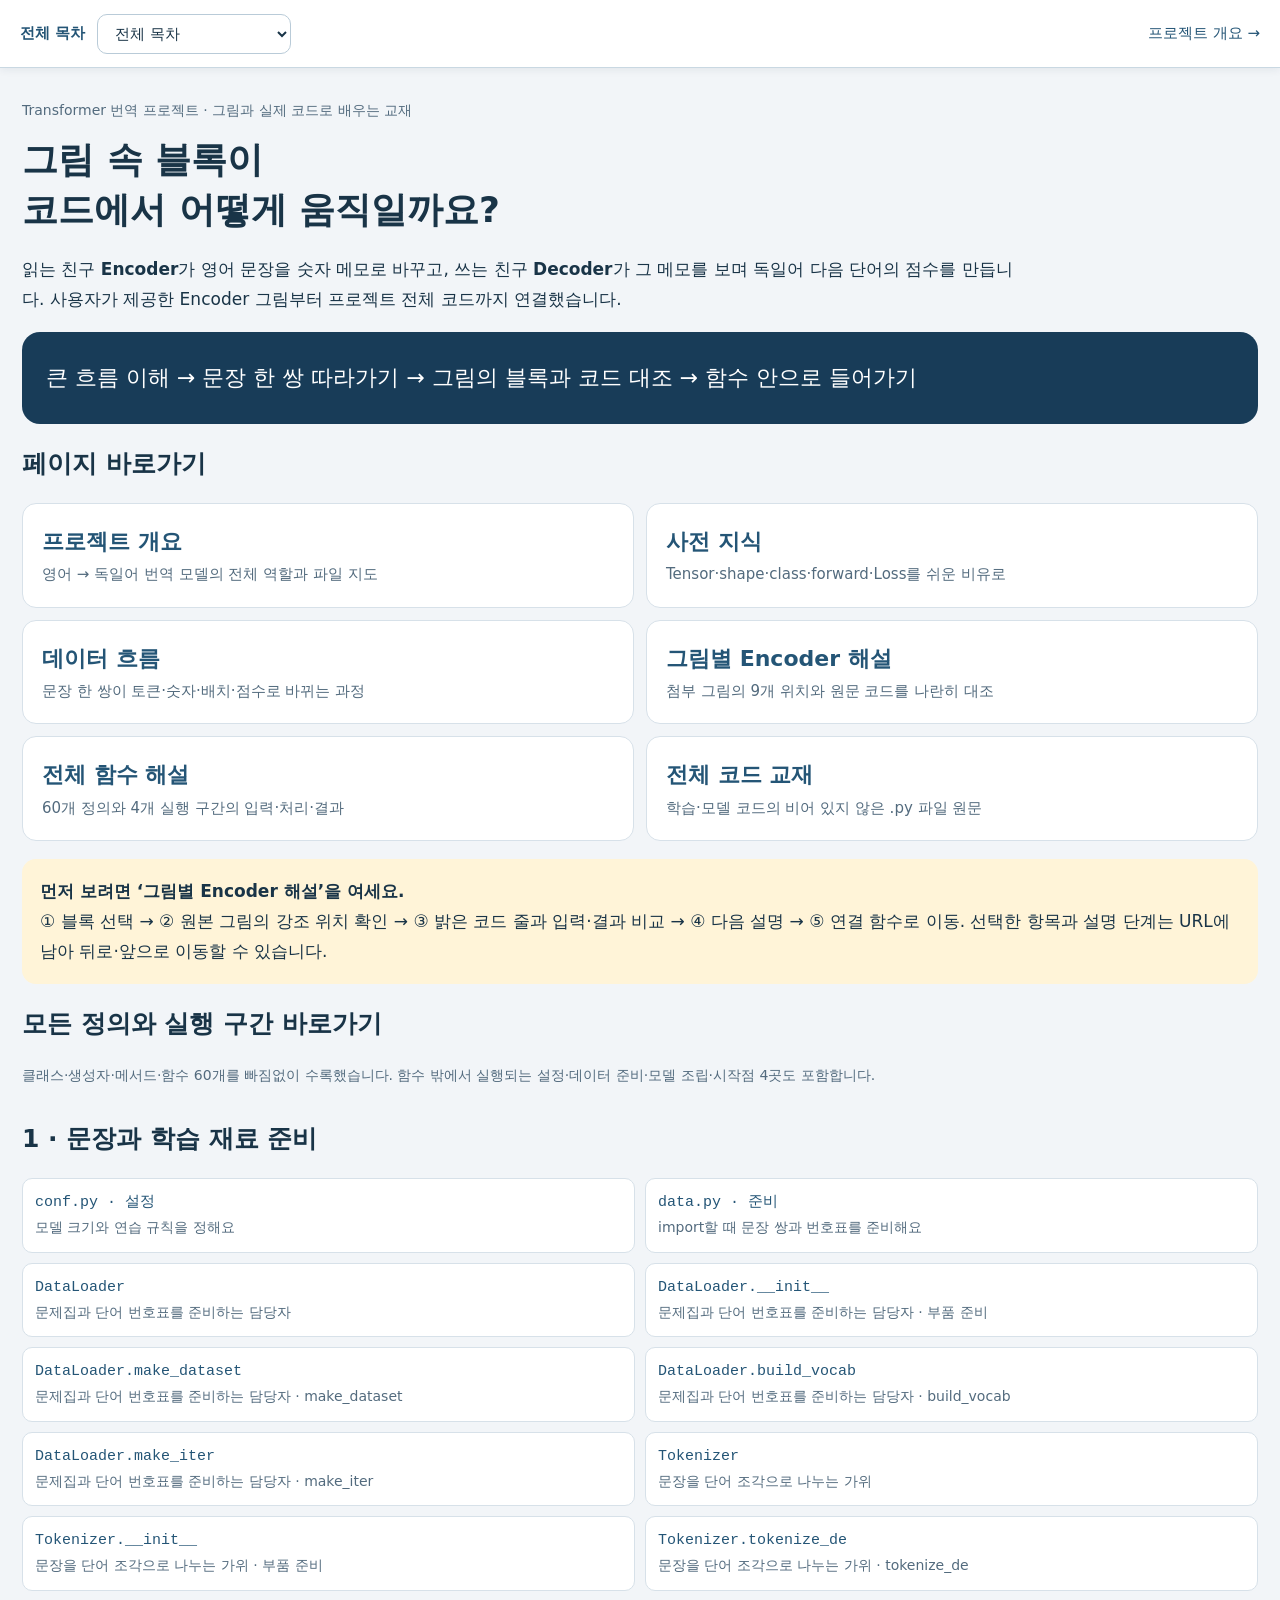
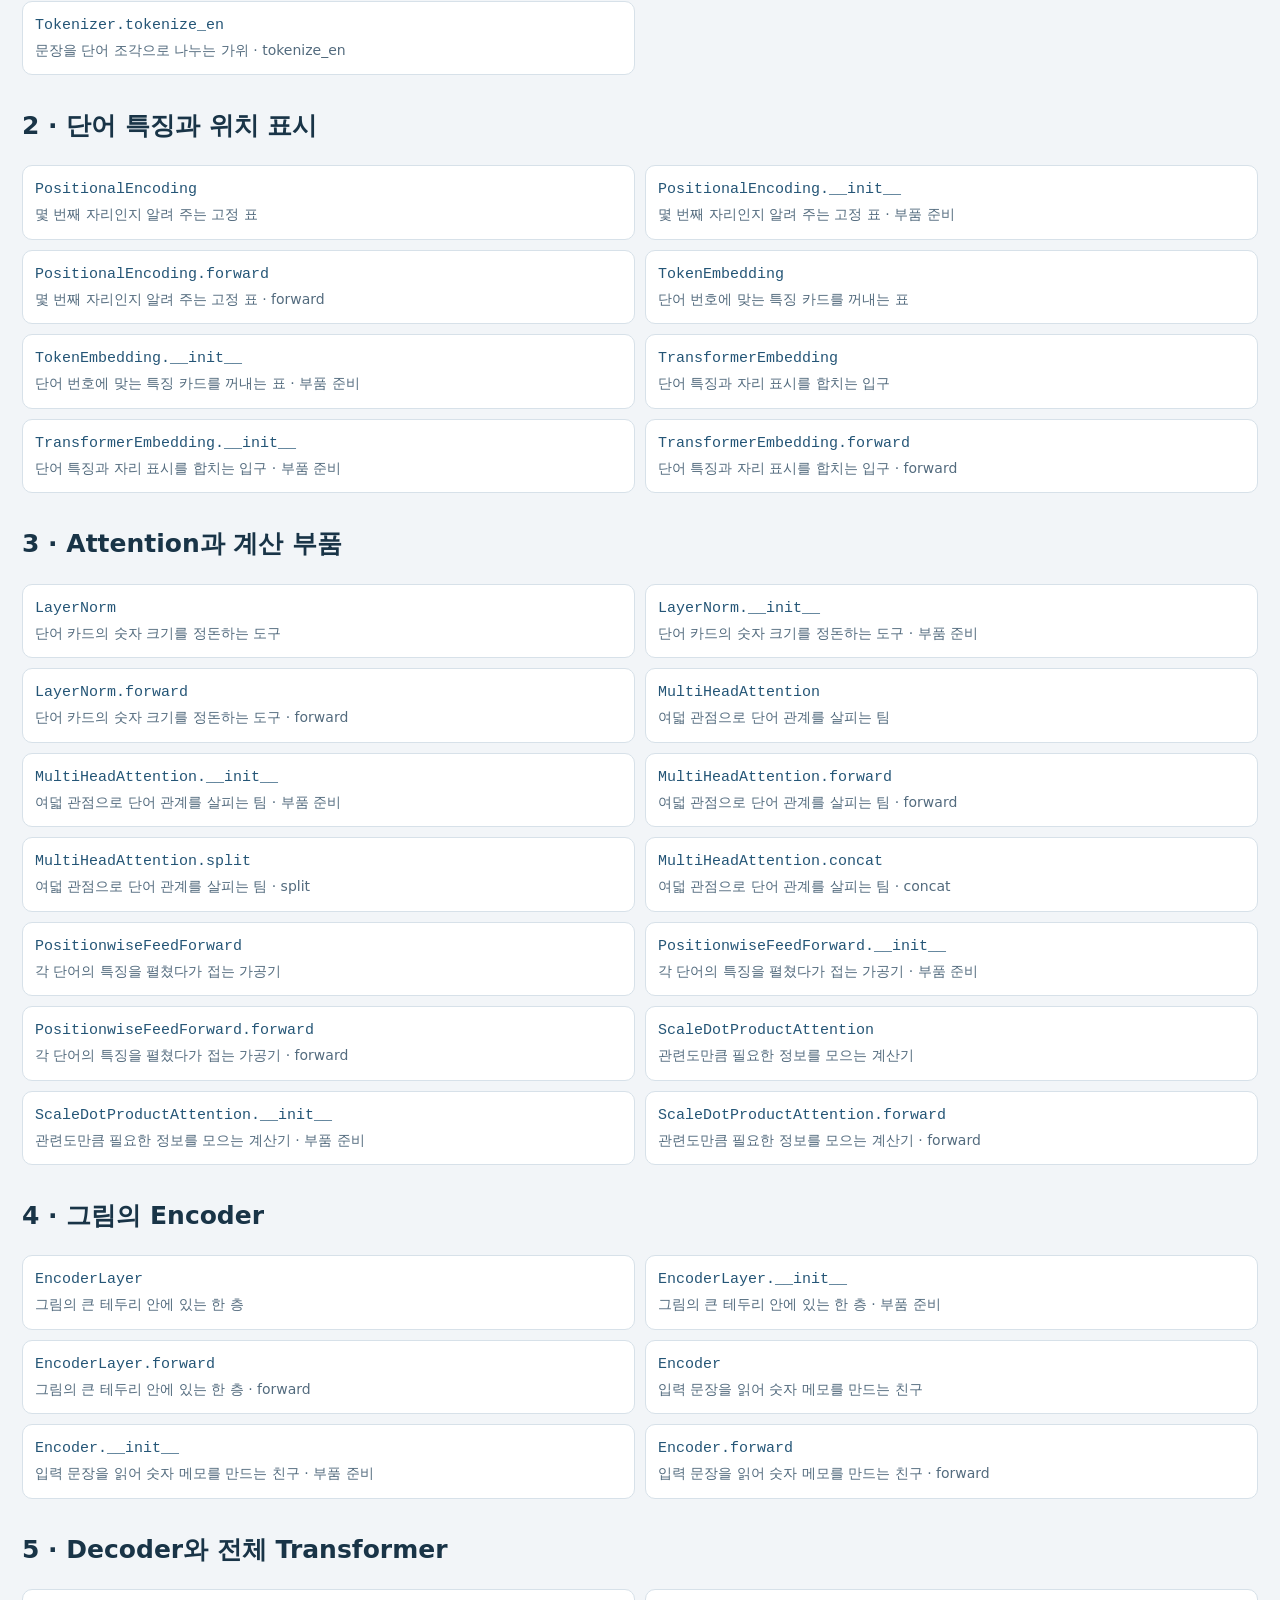
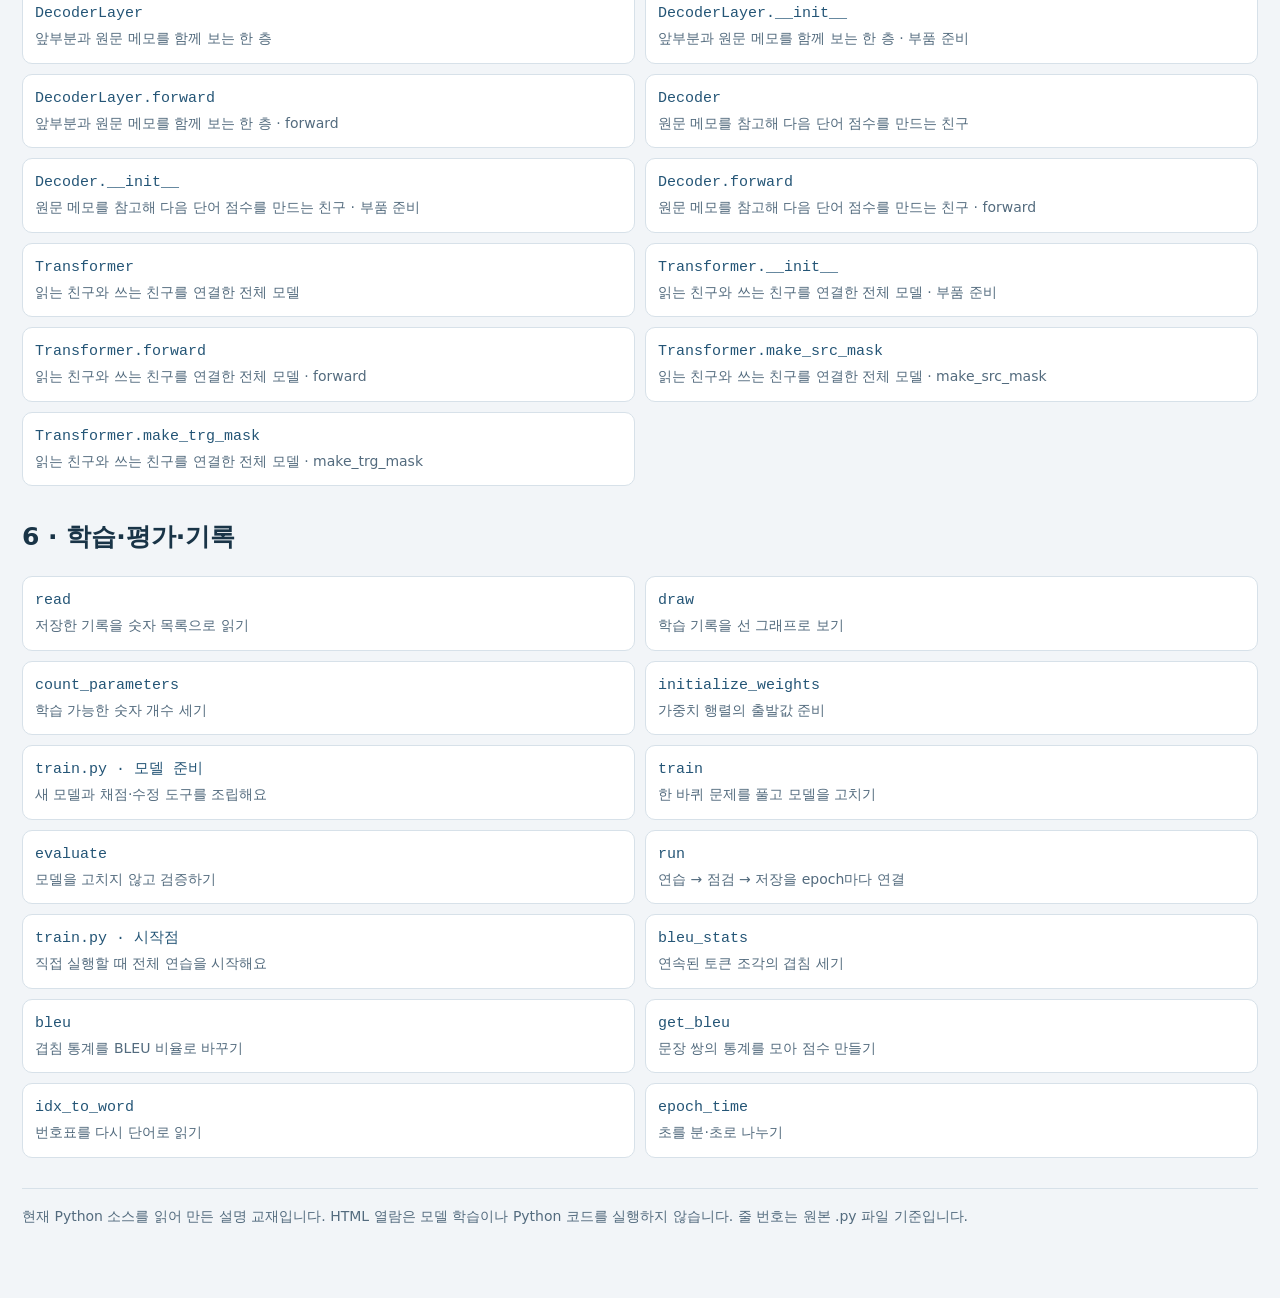
<file: docs/book/index.html>
<!doctype html>
<html lang="ko"><head><meta charset="utf-8"><meta name="viewport" content="width=device-width,initial-scale=1"><title>전체 목차 · Transformer ELI5</title><link rel="stylesheet" href="book.css"></head><body data-viewer=""><header class="study-nav" aria-label="학습 페이지 이동"><div><a href="index.html"><b>전체 목차</b></a><label for="study-page" class="sr-only">현재 페이지</label><select id="study-page"><option value="index.html" selected>전체 목차</option><option value="Transformer_Project_Overview_ELI5.html">프로젝트 개요</option><option value="Transformer_AI_Reading_Guide.html">사전 지식</option><option value="Transformer_Data_Flow_ELI5.html">데이터 흐름</option><option value="Transformer_Encoder_Blocks_ELI5.html">그림별 Encoder 해설</option><option value="Transformer_Code_Walkthrough_ELI5.html">전체 함수 해설</option><option value="Transformer_AI_Code_Book.html">전체 코드 교재</option></select></div><div class="prevnext"><a href="Transformer_Project_Overview_ELI5.html">프로젝트 개요 →</a></div></header><main><div class="small">Transformer 번역 프로젝트 · 그림과 실제 코드로 배우는 교재</div><h1>그림 속 블록이<br>코드에서 어떻게 움직일까요?</h1><p class="page-intro">읽는 친구 <b>Encoder</b>가 영어 문장을 숫자 메모로 바꾸고, 쓰는 친구 <b>Decoder</b>가 그 메모를 보며 독일어 다음 단어의 점수를 만듭니다. 사용자가 제공한 Encoder 그림부터 프로젝트 전체 코드까지 연결했습니다.</p><div class="route">큰 흐름 이해 → 문장 한 쌍 따라가기 → 그림의 블록과 코드 대조 → 함수 안으로 들어가기</div><h2>페이지 바로가기</h2><div class="cards"><a class="pagecard" href="Transformer_Project_Overview_ELI5.html"><b>프로젝트 개요</b><span>영어 → 독일어 번역 모델의 전체 역할과 파일 지도</span></a><a class="pagecard" href="Transformer_AI_Reading_Guide.html"><b>사전 지식</b><span>Tensor·shape·class·forward·Loss를 쉬운 비유로</span></a><a class="pagecard" href="Transformer_Data_Flow_ELI5.html"><b>데이터 흐름</b><span>문장 한 쌍이 토큰·숫자·배치·점수로 바뀌는 과정</span></a><a class="pagecard" href="Transformer_Encoder_Blocks_ELI5.html"><b>그림별 Encoder 해설</b><span>첨부 그림의 9개 위치와 원문 코드를 나란히 대조</span></a><a class="pagecard" href="Transformer_Code_Walkthrough_ELI5.html"><b>전체 함수 해설</b><span>60개 정의와 4개 실행 구간의 입력·처리·결과</span></a><a class="pagecard" href="Transformer_AI_Code_Book.html"><b>전체 코드 교재</b><span>학습·모델 코드의 비어 있지 않은 .py 파일 원문</span></a></div><div class="note"><b>먼저 보려면 ‘그림별 Encoder 해설’을 여세요.</b><br>① 블록 선택 → ② 원본 그림의 강조 위치 확인 → ③ 밝은 코드 줄과 입력·결과 비교 → ④ 다음 설명 → ⑤ 연결 함수로 이동. 선택한 항목과 설명 단계는 URL에 남아 뒤로·앞으로 이동할 수 있습니다.</div><h2>모든 정의와 실행 구간 바로가기</h2><p class="small">클래스·생성자·메서드·함수 60개를 빠짐없이 수록했습니다. 함수 밖에서 실행되는 설정·데이터 준비·모델 조립·시작점 4곳도 포함합니다.</p><section class="group"><h2>1 · 문장과 학습 재료 준비</h2><div class="functionlist"><a href="Transformer_Code_Walkthrough_ELI5.html#fn=conf.py · 설정"><b>conf.py · 설정</b><span>모델 크기와 연습 규칙을 정해요</span></a><a href="Transformer_Code_Walkthrough_ELI5.html#fn=data.py · 준비"><b>data.py · 준비</b><span>import할 때 문장 쌍과 번호표를 준비해요</span></a><a href="Transformer_Code_Walkthrough_ELI5.html#fn=DataLoader"><b>DataLoader</b><span>문제집과 단어 번호표를 준비하는 담당자</span></a><a href="Transformer_Code_Walkthrough_ELI5.html#fn=DataLoader.__init__"><b>DataLoader.__init__</b><span>문제집과 단어 번호표를 준비하는 담당자 · 부품 준비</span></a><a href="Transformer_Code_Walkthrough_ELI5.html#fn=DataLoader.make_dataset"><b>DataLoader.make_dataset</b><span>문제집과 단어 번호표를 준비하는 담당자 · make_dataset</span></a><a href="Transformer_Code_Walkthrough_ELI5.html#fn=DataLoader.build_vocab"><b>DataLoader.build_vocab</b><span>문제집과 단어 번호표를 준비하는 담당자 · build_vocab</span></a><a href="Transformer_Code_Walkthrough_ELI5.html#fn=DataLoader.make_iter"><b>DataLoader.make_iter</b><span>문제집과 단어 번호표를 준비하는 담당자 · make_iter</span></a><a href="Transformer_Code_Walkthrough_ELI5.html#fn=Tokenizer"><b>Tokenizer</b><span>문장을 단어 조각으로 나누는 가위</span></a><a href="Transformer_Code_Walkthrough_ELI5.html#fn=Tokenizer.__init__"><b>Tokenizer.__init__</b><span>문장을 단어 조각으로 나누는 가위 · 부품 준비</span></a><a href="Transformer_Code_Walkthrough_ELI5.html#fn=Tokenizer.tokenize_de"><b>Tokenizer.tokenize_de</b><span>문장을 단어 조각으로 나누는 가위 · tokenize_de</span></a><a href="Transformer_Code_Walkthrough_ELI5.html#fn=Tokenizer.tokenize_en"><b>Tokenizer.tokenize_en</b><span>문장을 단어 조각으로 나누는 가위 · tokenize_en</span></a></div></section><section class="group"><h2>2 · 단어 특징과 위치 표시</h2><div class="functionlist"><a href="Transformer_Code_Walkthrough_ELI5.html#fn=PositionalEncoding"><b>PositionalEncoding</b><span>몇 번째 자리인지 알려 주는 고정 표</span></a><a href="Transformer_Code_Walkthrough_ELI5.html#fn=PositionalEncoding.__init__"><b>PositionalEncoding.__init__</b><span>몇 번째 자리인지 알려 주는 고정 표 · 부품 준비</span></a><a href="Transformer_Code_Walkthrough_ELI5.html#fn=PositionalEncoding.forward"><b>PositionalEncoding.forward</b><span>몇 번째 자리인지 알려 주는 고정 표 · forward</span></a><a href="Transformer_Code_Walkthrough_ELI5.html#fn=TokenEmbedding"><b>TokenEmbedding</b><span>단어 번호에 맞는 특징 카드를 꺼내는 표</span></a><a href="Transformer_Code_Walkthrough_ELI5.html#fn=TokenEmbedding.__init__"><b>TokenEmbedding.__init__</b><span>단어 번호에 맞는 특징 카드를 꺼내는 표 · 부품 준비</span></a><a href="Transformer_Code_Walkthrough_ELI5.html#fn=TransformerEmbedding"><b>TransformerEmbedding</b><span>단어 특징과 자리 표시를 합치는 입구</span></a><a href="Transformer_Code_Walkthrough_ELI5.html#fn=TransformerEmbedding.__init__"><b>TransformerEmbedding.__init__</b><span>단어 특징과 자리 표시를 합치는 입구 · 부품 준비</span></a><a href="Transformer_Code_Walkthrough_ELI5.html#fn=TransformerEmbedding.forward"><b>TransformerEmbedding.forward</b><span>단어 특징과 자리 표시를 합치는 입구 · forward</span></a></div></section><section class="group"><h2>3 · Attention과 계산 부품</h2><div class="functionlist"><a href="Transformer_Code_Walkthrough_ELI5.html#fn=LayerNorm"><b>LayerNorm</b><span>단어 카드의 숫자 크기를 정돈하는 도구</span></a><a href="Transformer_Code_Walkthrough_ELI5.html#fn=LayerNorm.__init__"><b>LayerNorm.__init__</b><span>단어 카드의 숫자 크기를 정돈하는 도구 · 부품 준비</span></a><a href="Transformer_Code_Walkthrough_ELI5.html#fn=LayerNorm.forward"><b>LayerNorm.forward</b><span>단어 카드의 숫자 크기를 정돈하는 도구 · forward</span></a><a href="Transformer_Code_Walkthrough_ELI5.html#fn=MultiHeadAttention"><b>MultiHeadAttention</b><span>여덟 관점으로 단어 관계를 살피는 팀</span></a><a href="Transformer_Code_Walkthrough_ELI5.html#fn=MultiHeadAttention.__init__"><b>MultiHeadAttention.__init__</b><span>여덟 관점으로 단어 관계를 살피는 팀 · 부품 준비</span></a><a href="Transformer_Code_Walkthrough_ELI5.html#fn=MultiHeadAttention.forward"><b>MultiHeadAttention.forward</b><span>여덟 관점으로 단어 관계를 살피는 팀 · forward</span></a><a href="Transformer_Code_Walkthrough_ELI5.html#fn=MultiHeadAttention.split"><b>MultiHeadAttention.split</b><span>여덟 관점으로 단어 관계를 살피는 팀 · split</span></a><a href="Transformer_Code_Walkthrough_ELI5.html#fn=MultiHeadAttention.concat"><b>MultiHeadAttention.concat</b><span>여덟 관점으로 단어 관계를 살피는 팀 · concat</span></a><a href="Transformer_Code_Walkthrough_ELI5.html#fn=PositionwiseFeedForward"><b>PositionwiseFeedForward</b><span>각 단어의 특징을 펼쳤다가 접는 가공기</span></a><a href="Transformer_Code_Walkthrough_ELI5.html#fn=PositionwiseFeedForward.__init__"><b>PositionwiseFeedForward.__init__</b><span>각 단어의 특징을 펼쳤다가 접는 가공기 · 부품 준비</span></a><a href="Transformer_Code_Walkthrough_ELI5.html#fn=PositionwiseFeedForward.forward"><b>PositionwiseFeedForward.forward</b><span>각 단어의 특징을 펼쳤다가 접는 가공기 · forward</span></a><a href="Transformer_Code_Walkthrough_ELI5.html#fn=ScaleDotProductAttention"><b>ScaleDotProductAttention</b><span>관련도만큼 필요한 정보를 모으는 계산기</span></a><a href="Transformer_Code_Walkthrough_ELI5.html#fn=ScaleDotProductAttention.__init__"><b>ScaleDotProductAttention.__init__</b><span>관련도만큼 필요한 정보를 모으는 계산기 · 부품 준비</span></a><a href="Transformer_Code_Walkthrough_ELI5.html#fn=ScaleDotProductAttention.forward"><b>ScaleDotProductAttention.forward</b><span>관련도만큼 필요한 정보를 모으는 계산기 · forward</span></a></div></section><section class="group"><h2>4 · 그림의 Encoder</h2><div class="functionlist"><a href="Transformer_Code_Walkthrough_ELI5.html#fn=EncoderLayer"><b>EncoderLayer</b><span>그림의 큰 테두리 안에 있는 한 층</span></a><a href="Transformer_Code_Walkthrough_ELI5.html#fn=EncoderLayer.__init__"><b>EncoderLayer.__init__</b><span>그림의 큰 테두리 안에 있는 한 층 · 부품 준비</span></a><a href="Transformer_Code_Walkthrough_ELI5.html#fn=EncoderLayer.forward"><b>EncoderLayer.forward</b><span>그림의 큰 테두리 안에 있는 한 층 · forward</span></a><a href="Transformer_Code_Walkthrough_ELI5.html#fn=Encoder"><b>Encoder</b><span>입력 문장을 읽어 숫자 메모를 만드는 친구</span></a><a href="Transformer_Code_Walkthrough_ELI5.html#fn=Encoder.__init__"><b>Encoder.__init__</b><span>입력 문장을 읽어 숫자 메모를 만드는 친구 · 부품 준비</span></a><a href="Transformer_Code_Walkthrough_ELI5.html#fn=Encoder.forward"><b>Encoder.forward</b><span>입력 문장을 읽어 숫자 메모를 만드는 친구 · forward</span></a></div></section><section class="group"><h2>5 · Decoder와 전체 Transformer</h2><div class="functionlist"><a href="Transformer_Code_Walkthrough_ELI5.html#fn=DecoderLayer"><b>DecoderLayer</b><span>앞부분과 원문 메모를 함께 보는 한 층</span></a><a href="Transformer_Code_Walkthrough_ELI5.html#fn=DecoderLayer.__init__"><b>DecoderLayer.__init__</b><span>앞부분과 원문 메모를 함께 보는 한 층 · 부품 준비</span></a><a href="Transformer_Code_Walkthrough_ELI5.html#fn=DecoderLayer.forward"><b>DecoderLayer.forward</b><span>앞부분과 원문 메모를 함께 보는 한 층 · forward</span></a><a href="Transformer_Code_Walkthrough_ELI5.html#fn=Decoder"><b>Decoder</b><span>원문 메모를 참고해 다음 단어 점수를 만드는 친구</span></a><a href="Transformer_Code_Walkthrough_ELI5.html#fn=Decoder.__init__"><b>Decoder.__init__</b><span>원문 메모를 참고해 다음 단어 점수를 만드는 친구 · 부품 준비</span></a><a href="Transformer_Code_Walkthrough_ELI5.html#fn=Decoder.forward"><b>Decoder.forward</b><span>원문 메모를 참고해 다음 단어 점수를 만드는 친구 · forward</span></a><a href="Transformer_Code_Walkthrough_ELI5.html#fn=Transformer"><b>Transformer</b><span>읽는 친구와 쓰는 친구를 연결한 전체 모델</span></a><a href="Transformer_Code_Walkthrough_ELI5.html#fn=Transformer.__init__"><b>Transformer.__init__</b><span>읽는 친구와 쓰는 친구를 연결한 전체 모델 · 부품 준비</span></a><a href="Transformer_Code_Walkthrough_ELI5.html#fn=Transformer.forward"><b>Transformer.forward</b><span>읽는 친구와 쓰는 친구를 연결한 전체 모델 · forward</span></a><a href="Transformer_Code_Walkthrough_ELI5.html#fn=Transformer.make_src_mask"><b>Transformer.make_src_mask</b><span>읽는 친구와 쓰는 친구를 연결한 전체 모델 · make_src_mask</span></a><a href="Transformer_Code_Walkthrough_ELI5.html#fn=Transformer.make_trg_mask"><b>Transformer.make_trg_mask</b><span>읽는 친구와 쓰는 친구를 연결한 전체 모델 · make_trg_mask</span></a></div></section><section class="group"><h2>6 · 학습·평가·기록</h2><div class="functionlist"><a href="Transformer_Code_Walkthrough_ELI5.html#fn=read"><b>read</b><span>저장한 기록을 숫자 목록으로 읽기</span></a><a href="Transformer_Code_Walkthrough_ELI5.html#fn=draw"><b>draw</b><span>학습 기록을 선 그래프로 보기</span></a><a href="Transformer_Code_Walkthrough_ELI5.html#fn=count_parameters"><b>count_parameters</b><span>학습 가능한 숫자 개수 세기</span></a><a href="Transformer_Code_Walkthrough_ELI5.html#fn=initialize_weights"><b>initialize_weights</b><span>가중치 행렬의 출발값 준비</span></a><a href="Transformer_Code_Walkthrough_ELI5.html#fn=train.py · 모델 준비"><b>train.py · 모델 준비</b><span>새 모델과 채점·수정 도구를 조립해요</span></a><a href="Transformer_Code_Walkthrough_ELI5.html#fn=train"><b>train</b><span>한 바퀴 문제를 풀고 모델을 고치기</span></a><a href="Transformer_Code_Walkthrough_ELI5.html#fn=evaluate"><b>evaluate</b><span>모델을 고치지 않고 검증하기</span></a><a href="Transformer_Code_Walkthrough_ELI5.html#fn=run"><b>run</b><span>연습 → 점검 → 저장을 epoch마다 연결</span></a><a href="Transformer_Code_Walkthrough_ELI5.html#fn=train.py · 시작점"><b>train.py · 시작점</b><span>직접 실행할 때 전체 연습을 시작해요</span></a><a href="Transformer_Code_Walkthrough_ELI5.html#fn=bleu_stats"><b>bleu_stats</b><span>연속된 토큰 조각의 겹침 세기</span></a><a href="Transformer_Code_Walkthrough_ELI5.html#fn=bleu"><b>bleu</b><span>겹침 통계를 BLEU 비율로 바꾸기</span></a><a href="Transformer_Code_Walkthrough_ELI5.html#fn=get_bleu"><b>get_bleu</b><span>문장 쌍의 통계를 모아 점수 만들기</span></a><a href="Transformer_Code_Walkthrough_ELI5.html#fn=idx_to_word"><b>idx_to_word</b><span>번호표를 다시 단어로 읽기</span></a><a href="Transformer_Code_Walkthrough_ELI5.html#fn=epoch_time"><b>epoch_time</b><span>초를 분·초로 나누기</span></a></div></section><footer class="footer small">현재 Python 소스를 읽어 만든 설명 교재입니다. HTML 열람은 모델 학습이나 Python 코드를 실행하지 않습니다. 줄 번호는 원본 .py 파일 기준입니다.</footer></main><script src="book-data.js"></script><script src="book.js"></script></body></html>
</file>
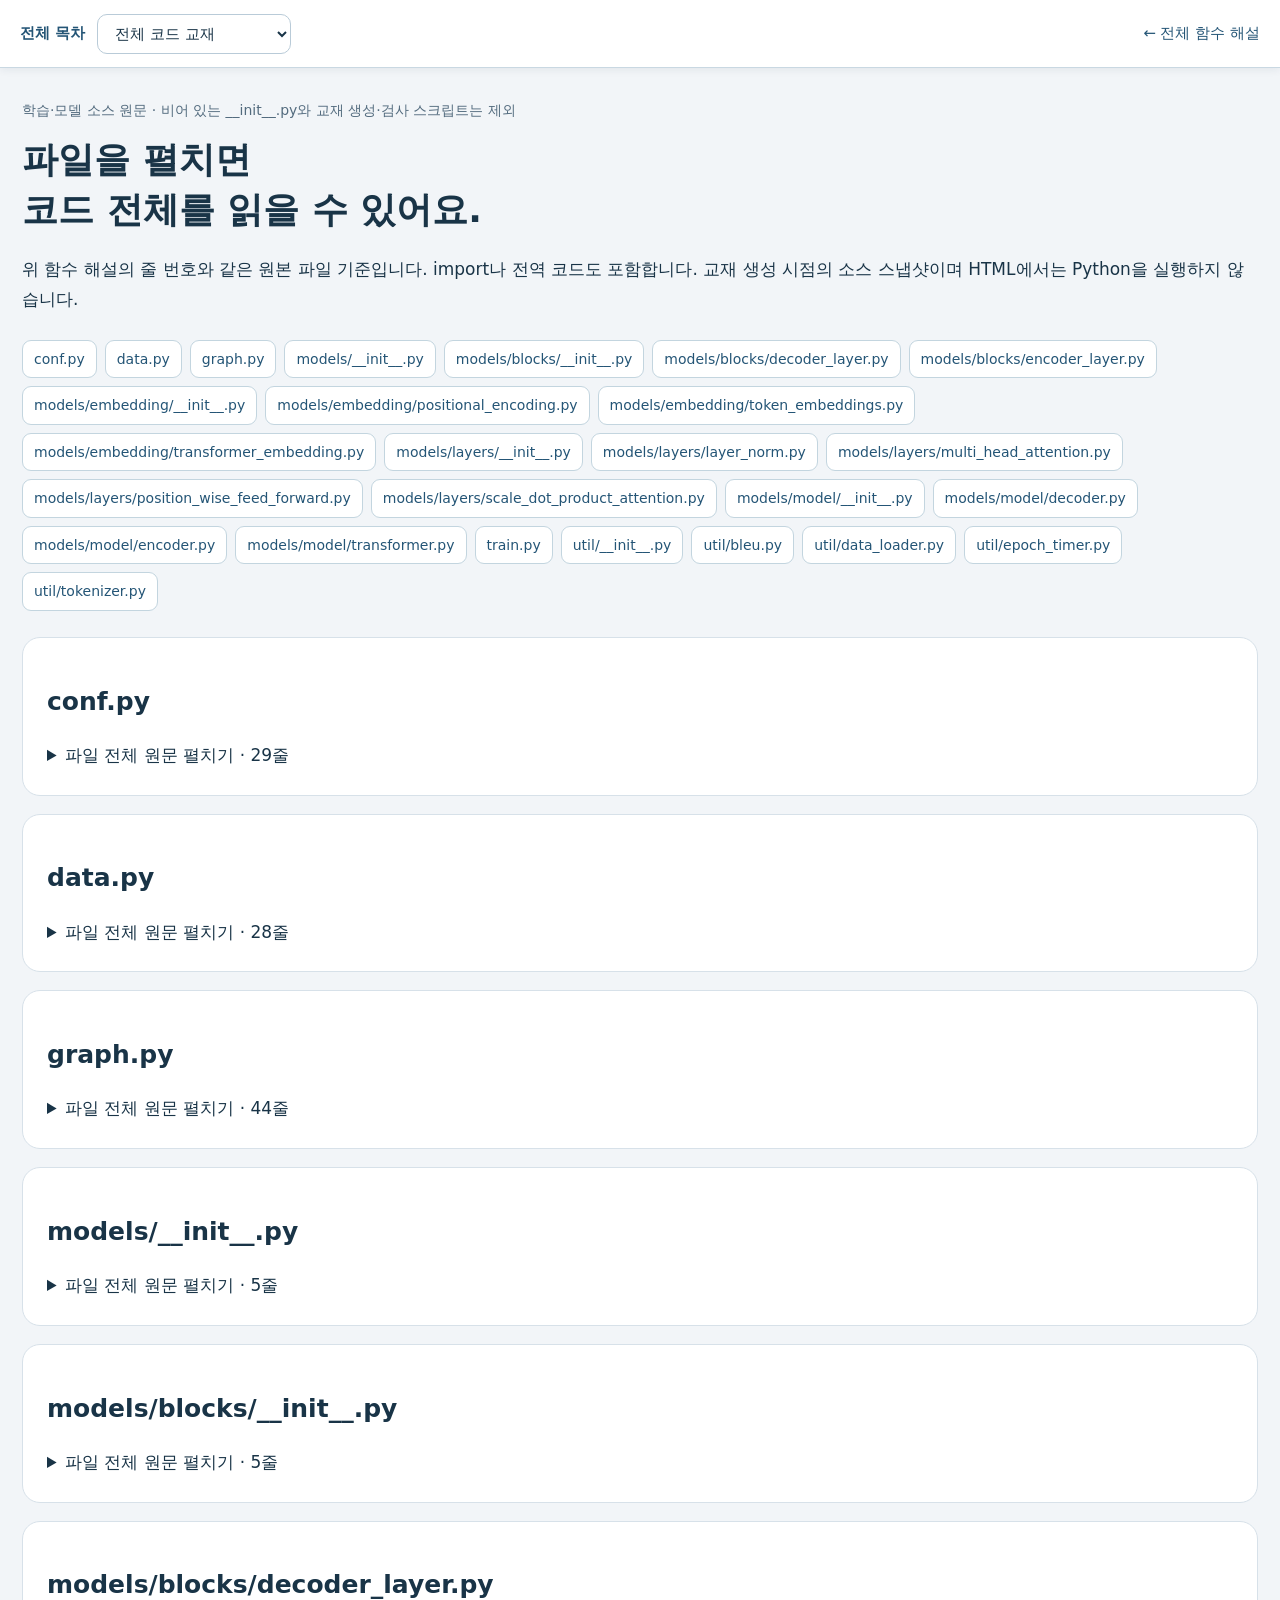
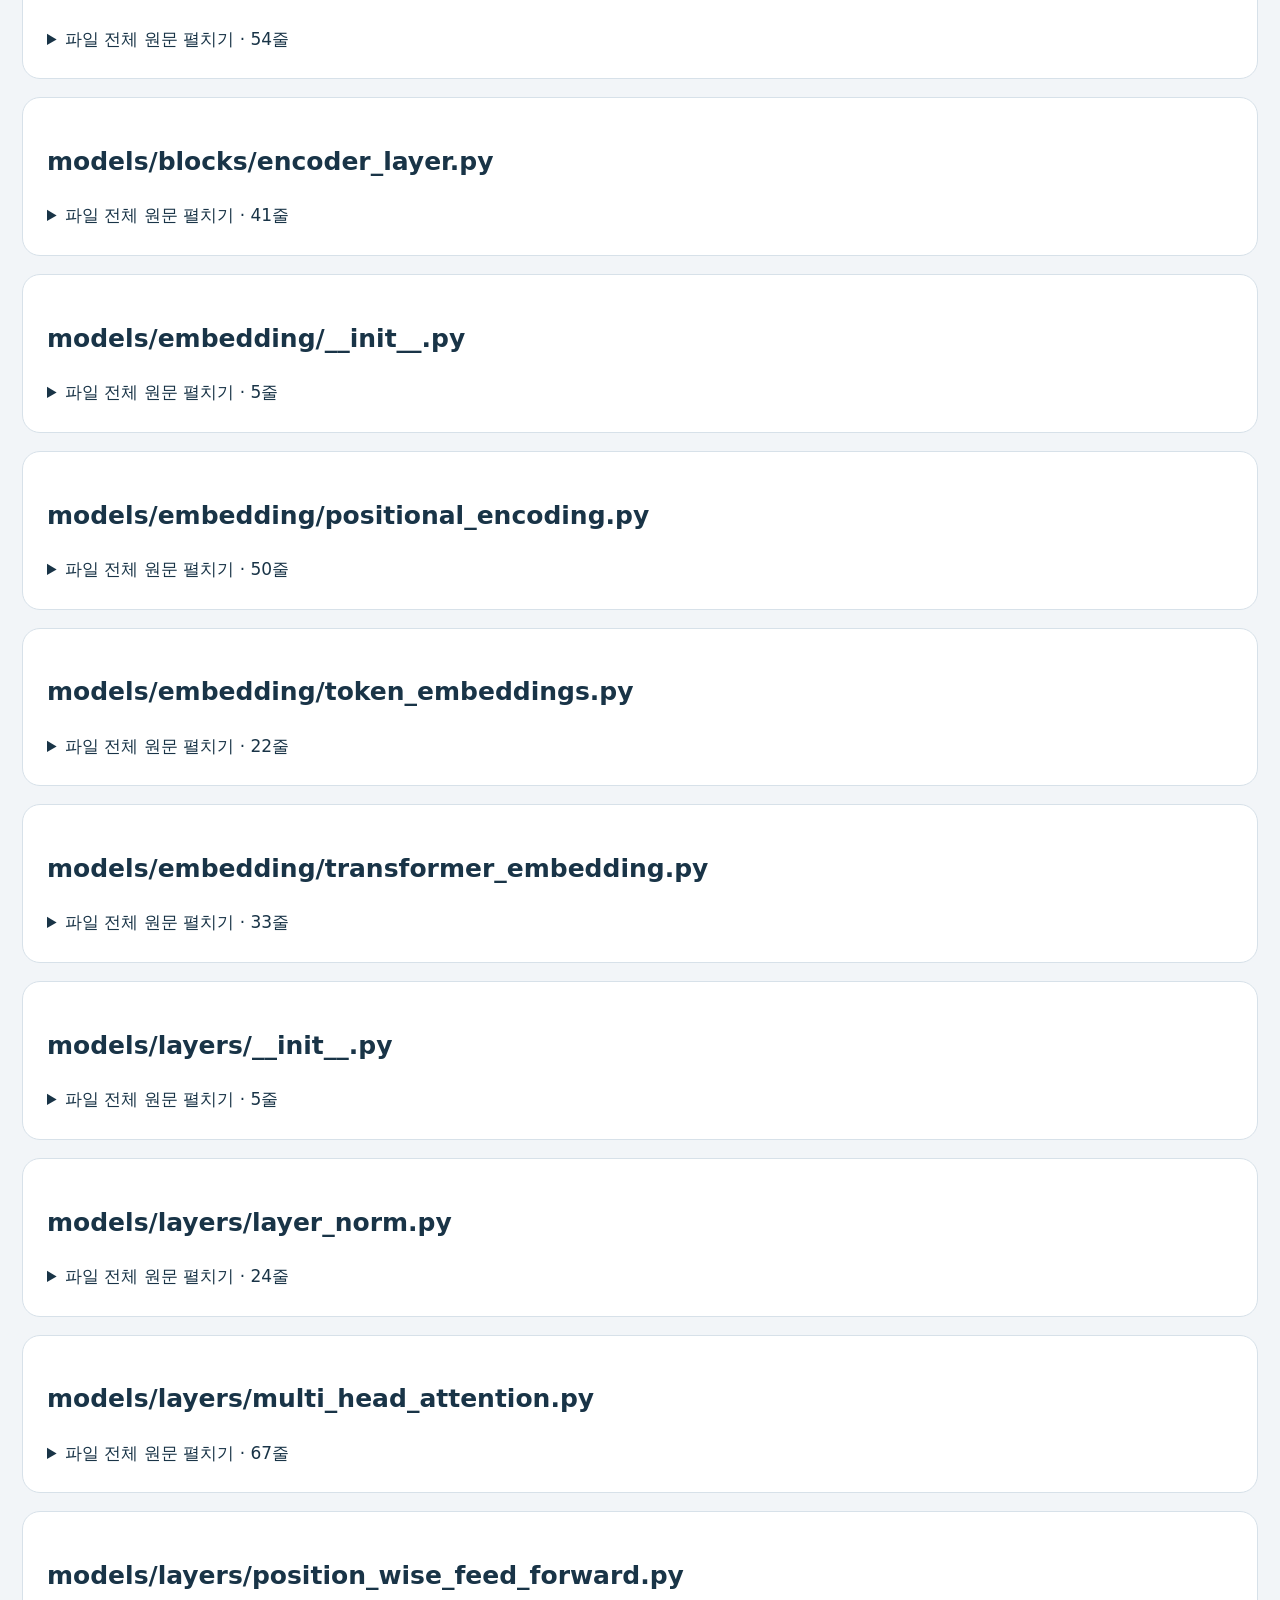
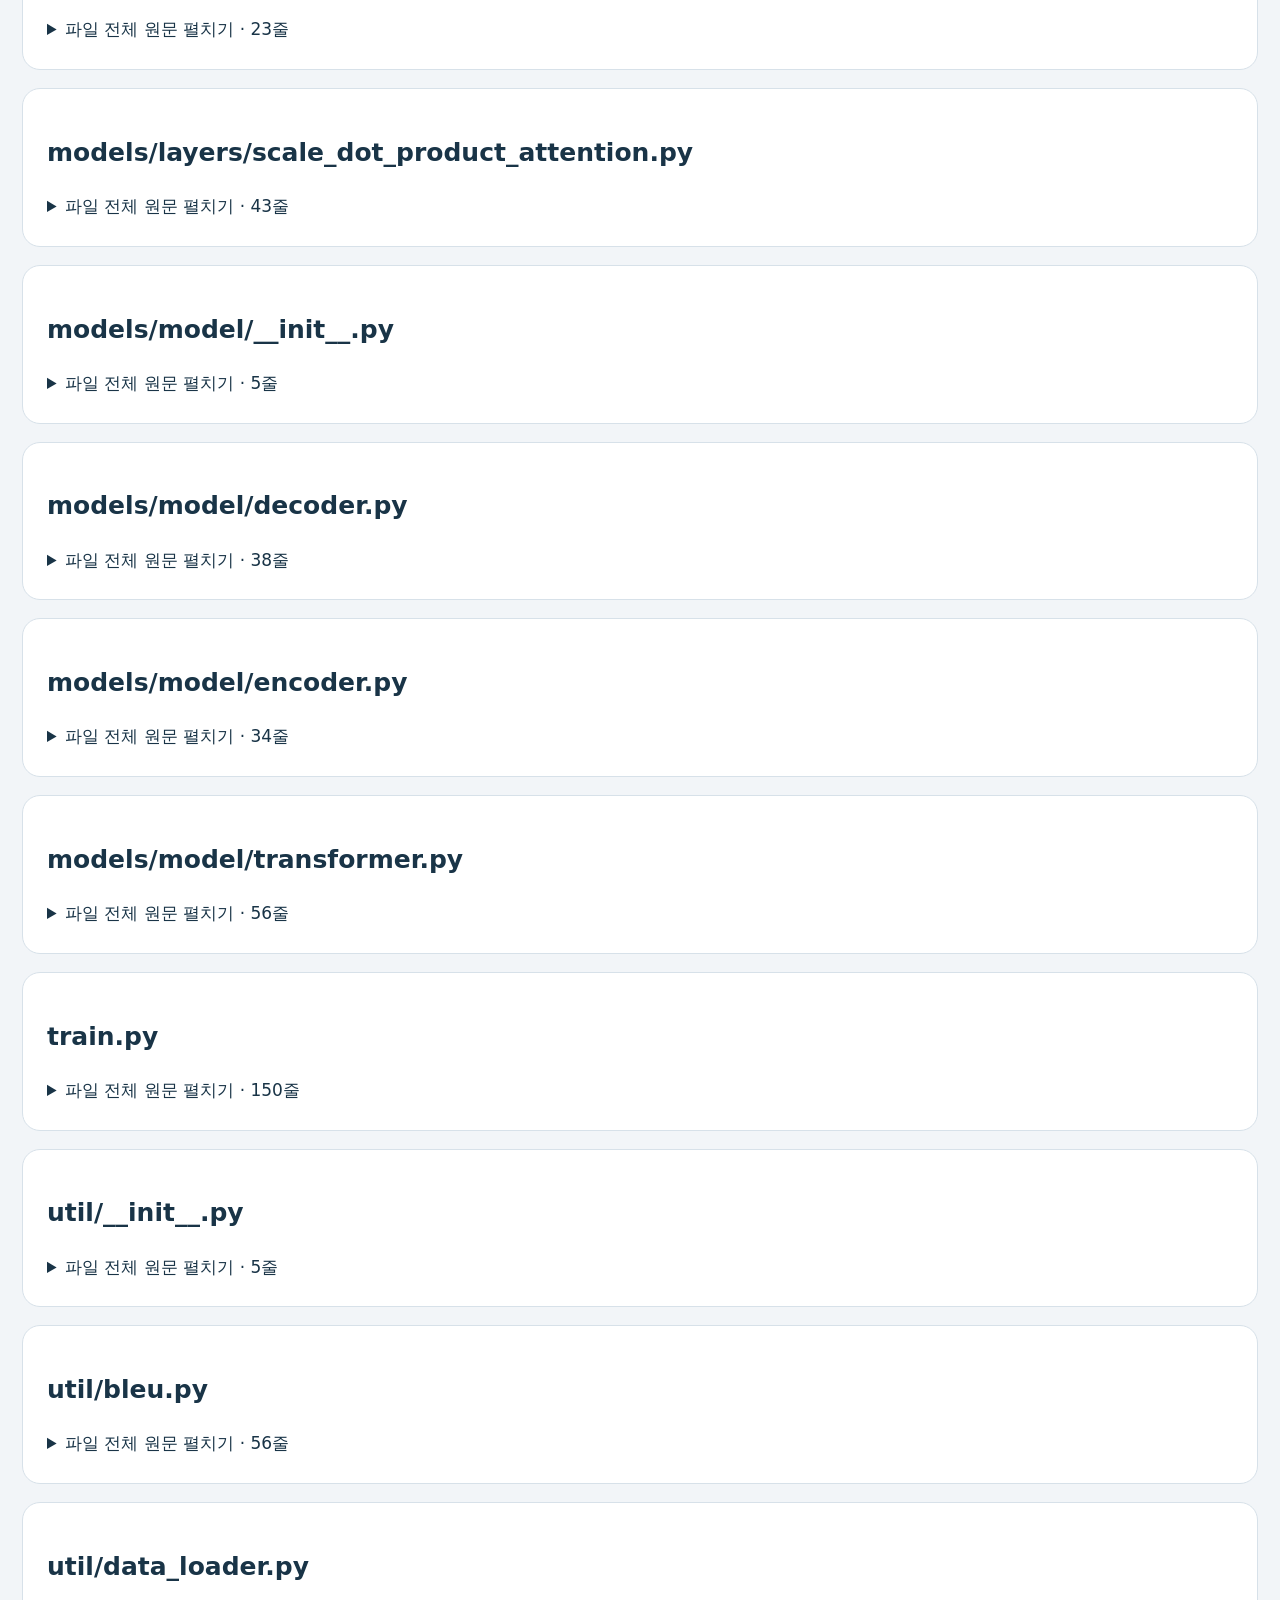
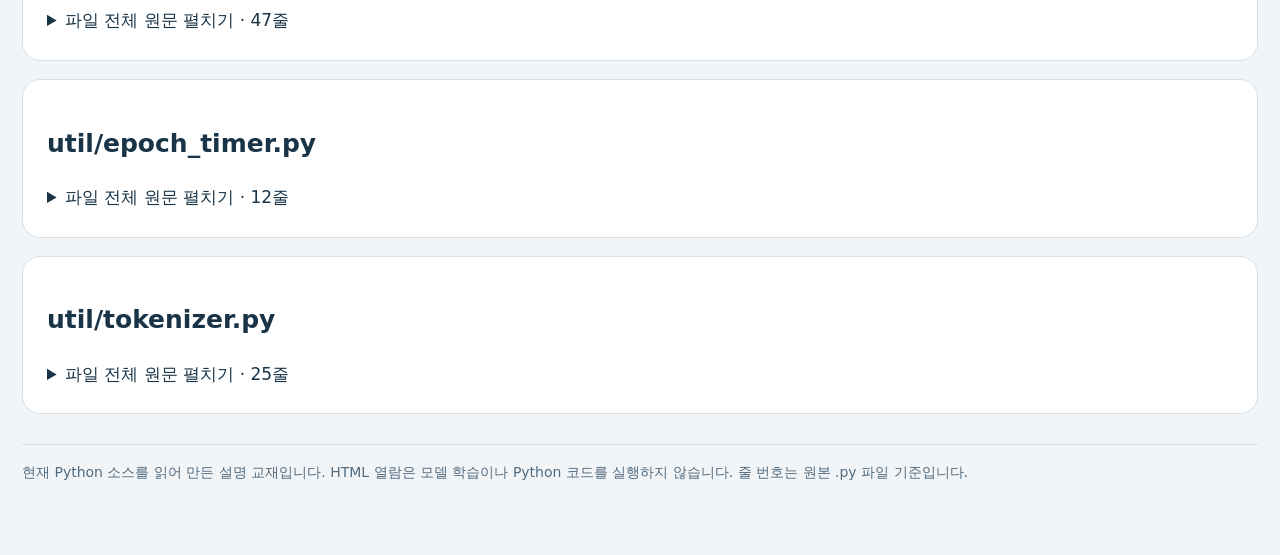
<file: docs/book/Transformer_AI_Code_Book.html>
<!doctype html>
<html lang="ko"><head><meta charset="utf-8"><meta name="viewport" content="width=device-width,initial-scale=1"><title>전체 코드 교재 · Transformer ELI5</title><link rel="stylesheet" href="book.css"></head><body data-viewer=""><header class="study-nav" aria-label="학습 페이지 이동"><div><a href="index.html"><b>전체 목차</b></a><label for="study-page" class="sr-only">현재 페이지</label><select id="study-page"><option value="index.html">전체 목차</option><option value="Transformer_Project_Overview_ELI5.html">프로젝트 개요</option><option value="Transformer_AI_Reading_Guide.html">사전 지식</option><option value="Transformer_Data_Flow_ELI5.html">데이터 흐름</option><option value="Transformer_Encoder_Blocks_ELI5.html">그림별 Encoder 해설</option><option value="Transformer_Code_Walkthrough_ELI5.html">전체 함수 해설</option><option value="Transformer_AI_Code_Book.html" selected>전체 코드 교재</option></select></div><div class="prevnext"><a href="Transformer_Code_Walkthrough_ELI5.html">← 전체 함수 해설</a></div></header><main><div class="small">학습·모델 소스 원문 · 비어 있는 __init__.py와 교재 생성·검사 스크립트는 제외</div><h1>파일을 펼치면<br>코드 전체를 읽을 수 있어요.</h1><p>위 함수 해설의 줄 번호와 같은 원본 파일 기준입니다. import나 전역 코드도 포함합니다. 교재 생성 시점의 소스 스냅샷이며 HTML에서는 Python을 실행하지 않습니다.</p><nav class="flow"><a href="#file=conf.py">conf.py</a><a href="#file=data.py">data.py</a><a href="#file=graph.py">graph.py</a><a href="#file=models/__init__.py">models/__init__.py</a><a href="#file=models/blocks/__init__.py">models/blocks/__init__.py</a><a href="#file=models/blocks/decoder_layer.py">models/blocks/decoder_layer.py</a><a href="#file=models/blocks/encoder_layer.py">models/blocks/encoder_layer.py</a><a href="#file=models/embedding/__init__.py">models/embedding/__init__.py</a><a href="#file=models/embedding/positional_encoding.py">models/embedding/positional_encoding.py</a><a href="#file=models/embedding/token_embeddings.py">models/embedding/token_embeddings.py</a><a href="#file=models/embedding/transformer_embedding.py">models/embedding/transformer_embedding.py</a><a href="#file=models/layers/__init__.py">models/layers/__init__.py</a><a href="#file=models/layers/layer_norm.py">models/layers/layer_norm.py</a><a href="#file=models/layers/multi_head_attention.py">models/layers/multi_head_attention.py</a><a href="#file=models/layers/position_wise_feed_forward.py">models/layers/position_wise_feed_forward.py</a><a href="#file=models/layers/scale_dot_product_attention.py">models/layers/scale_dot_product_attention.py</a><a href="#file=models/model/__init__.py">models/model/__init__.py</a><a href="#file=models/model/decoder.py">models/model/decoder.py</a><a href="#file=models/model/encoder.py">models/model/encoder.py</a><a href="#file=models/model/transformer.py">models/model/transformer.py</a><a href="#file=train.py">train.py</a><a href="#file=util/__init__.py">util/__init__.py</a><a href="#file=util/bleu.py">util/bleu.py</a><a href="#file=util/data_loader.py">util/data_loader.py</a><a href="#file=util/epoch_timer.py">util/epoch_timer.py</a><a href="#file=util/tokenizer.py">util/tokenizer.py</a></nav><section class="panel source-section" id="file=conf.py"><h2 class="break">conf.py</h2><details><summary>파일 전체 원문 펼치기 · 29줄</summary><pre class="code full-code"><span class="line"><span class="num">1</span>&quot;&quot;&quot;</span><span class="line"><span class="num">2</span>@author : Hyunwoong</span><span class="line"><span class="num">3</span>@when : 2019-10-22</span><span class="line"><span class="num">4</span>@homepage : https://github.com/gusdnd852</span><span class="line"><span class="num">5</span>&quot;&quot;&quot;</span><span class="line"><span class="num">6</span>import torch</span><span class="line"><span class="num">7</span></span><span class="line"><span class="num">8</span># GPU device setting</span><span class="line"><span class="num">9</span>device = torch.device(&quot;cuda:0&quot; if torch.cuda.is_available() else &quot;cpu&quot;)</span><span class="line"><span class="num">10</span></span><span class="line"><span class="num">11</span># model parameter setting</span><span class="line"><span class="num">12</span>batch_size = 128</span><span class="line"><span class="num">13</span>max_len = 256</span><span class="line"><span class="num">14</span>d_model = 512</span><span class="line"><span class="num">15</span>n_layers = 6</span><span class="line"><span class="num">16</span>n_heads = 8</span><span class="line"><span class="num">17</span>ffn_hidden = 2048</span><span class="line"><span class="num">18</span>drop_prob = 0.1</span><span class="line"><span class="num">19</span></span><span class="line"><span class="num">20</span># optimizer parameter setting</span><span class="line"><span class="num">21</span>init_lr = 1e-5</span><span class="line"><span class="num">22</span>factor = 0.9</span><span class="line"><span class="num">23</span>adam_eps = 5e-9</span><span class="line"><span class="num">24</span>patience = 10</span><span class="line"><span class="num">25</span>warmup = 100</span><span class="line"><span class="num">26</span>epoch = 1000</span><span class="line"><span class="num">27</span>clip = 1.0</span><span class="line"><span class="num">28</span>weight_decay = 5e-4</span><span class="line"><span class="num">29</span>inf = float(&#x27;inf&#x27;)</span></pre></details></section><section class="panel source-section" id="file=data.py"><h2 class="break">data.py</h2><details><summary>파일 전체 원문 펼치기 · 28줄</summary><pre class="code full-code"><span class="line"><span class="num">1</span>&quot;&quot;&quot;</span><span class="line"><span class="num">2</span>@author : Hyunwoong</span><span class="line"><span class="num">3</span>@when : 2019-10-29</span><span class="line"><span class="num">4</span>@homepage : https://github.com/gusdnd852</span><span class="line"><span class="num">5</span>&quot;&quot;&quot;</span><span class="line"><span class="num">6</span>from conf import *</span><span class="line"><span class="num">7</span>from util.data_loader import DataLoader</span><span class="line"><span class="num">8</span>from util.tokenizer import Tokenizer</span><span class="line"><span class="num">9</span></span><span class="line"><span class="num">10</span>tokenizer = Tokenizer()</span><span class="line"><span class="num">11</span>loader = DataLoader(ext=(&#x27;.en&#x27;, &#x27;.de&#x27;),</span><span class="line"><span class="num">12</span>                    tokenize_en=tokenizer.tokenize_en,</span><span class="line"><span class="num">13</span>                    tokenize_de=tokenizer.tokenize_de,</span><span class="line"><span class="num">14</span>                    init_token=&#x27;&lt;sos&gt;&#x27;,</span><span class="line"><span class="num">15</span>                    eos_token=&#x27;&lt;eos&gt;&#x27;)</span><span class="line"><span class="num">16</span></span><span class="line"><span class="num">17</span>train, valid, test = loader.make_dataset()</span><span class="line"><span class="num">18</span>loader.build_vocab(train_data=train, min_freq=2)</span><span class="line"><span class="num">19</span>train_iter, valid_iter, test_iter = loader.make_iter(train, valid, test,</span><span class="line"><span class="num">20</span>                                                     batch_size=batch_size,</span><span class="line"><span class="num">21</span>                                                     device=device)</span><span class="line"><span class="num">22</span></span><span class="line"><span class="num">23</span>src_pad_idx = loader.source.vocab.stoi[&#x27;&lt;pad&gt;&#x27;]</span><span class="line"><span class="num">24</span>trg_pad_idx = loader.target.vocab.stoi[&#x27;&lt;pad&gt;&#x27;]</span><span class="line"><span class="num">25</span>trg_sos_idx = loader.target.vocab.stoi[&#x27;&lt;sos&gt;&#x27;]</span><span class="line"><span class="num">26</span></span><span class="line"><span class="num">27</span>enc_voc_size = len(loader.source.vocab)</span><span class="line"><span class="num">28</span>dec_voc_size = len(loader.target.vocab)</span></pre></details></section><section class="panel source-section" id="file=graph.py"><h2 class="break">graph.py</h2><details><summary>파일 전체 원문 펼치기 · 44줄</summary><pre class="code full-code"><span class="line"><span class="num">1</span>&quot;&quot;&quot;</span><span class="line"><span class="num">2</span>@author : Hyunwoong</span><span class="line"><span class="num">3</span>@when : 2019-12-18</span><span class="line"><span class="num">4</span>@homepage : https://github.com/gusdnd852</span><span class="line"><span class="num">5</span>&quot;&quot;&quot;</span><span class="line"><span class="num">6</span></span><span class="line"><span class="num">7</span>import matplotlib.pyplot as plt</span><span class="line"><span class="num">8</span>import re</span><span class="line"><span class="num">9</span></span><span class="line"><span class="num">10</span></span><span class="line"><span class="num">11</span>def read(name):</span><span class="line"><span class="num">12</span>    f = open(name, &#x27;r&#x27;)</span><span class="line"><span class="num">13</span>    file = f.read()</span><span class="line"><span class="num">14</span>    file = re.sub(&#x27;\\[&#x27;, &#x27;&#x27;, file)</span><span class="line"><span class="num">15</span>    file = re.sub(&#x27;\\]&#x27;, &#x27;&#x27;, file)</span><span class="line"><span class="num">16</span>    f.close()</span><span class="line"><span class="num">17</span></span><span class="line"><span class="num">18</span>    return [float(i) for idx, i in enumerate(file.split(&#x27;,&#x27;))]</span><span class="line"><span class="num">19</span></span><span class="line"><span class="num">20</span></span><span class="line"><span class="num">21</span>def draw(mode):</span><span class="line"><span class="num">22</span>    if mode == &#x27;loss&#x27;:</span><span class="line"><span class="num">23</span>        train = read(&#x27;./result/train_loss.txt&#x27;)</span><span class="line"><span class="num">24</span>        test = read(&#x27;./result/test_loss.txt&#x27;)</span><span class="line"><span class="num">25</span>        plt.plot(train, &#x27;r&#x27;, label=&#x27;train&#x27;)</span><span class="line"><span class="num">26</span>        plt.plot(test, &#x27;b&#x27;, label=&#x27;validation&#x27;)</span><span class="line"><span class="num">27</span>        plt.legend(loc=&#x27;lower left&#x27;)</span><span class="line"><span class="num">28</span></span><span class="line"><span class="num">29</span></span><span class="line"><span class="num">30</span>    elif mode == &#x27;bleu&#x27;:</span><span class="line"><span class="num">31</span>        bleu = read(&#x27;./result/bleu.txt&#x27;)</span><span class="line"><span class="num">32</span>        plt.plot(bleu, &#x27;b&#x27;, label=&#x27;bleu score&#x27;)</span><span class="line"><span class="num">33</span>        plt.legend(loc=&#x27;lower right&#x27;)</span><span class="line"><span class="num">34</span></span><span class="line"><span class="num">35</span>    plt.xlabel(&#x27;epoch&#x27;)</span><span class="line"><span class="num">36</span>    plt.ylabel(mode)</span><span class="line"><span class="num">37</span>    plt.title(&#x27;training result&#x27;)</span><span class="line"><span class="num">38</span>    plt.grid(True, which=&#x27;both&#x27;, axis=&#x27;both&#x27;)</span><span class="line"><span class="num">39</span>    plt.show()</span><span class="line"><span class="num">40</span></span><span class="line"><span class="num">41</span></span><span class="line"><span class="num">42</span>if __name__ == &#x27;__main__&#x27;:</span><span class="line"><span class="num">43</span>    draw(mode=&#x27;loss&#x27;)</span><span class="line"><span class="num">44</span>    draw(mode=&#x27;bleu&#x27;)</span></pre></details></section><section class="panel source-section" id="file=models/__init__.py"><h2 class="break">models/__init__.py</h2><details><summary>파일 전체 원문 펼치기 · 5줄</summary><pre class="code full-code"><span class="line"><span class="num">1</span>&quot;&quot;&quot;</span><span class="line"><span class="num">2</span>@author : Hyunwoong</span><span class="line"><span class="num">3</span>@when : 2019-10-22</span><span class="line"><span class="num">4</span>@homepage : https://github.com/gusdnd852</span><span class="line"><span class="num">5</span>&quot;&quot;&quot;</span></pre></details></section><section class="panel source-section" id="file=models/blocks/__init__.py"><h2 class="break">models/blocks/__init__.py</h2><details><summary>파일 전체 원문 펼치기 · 5줄</summary><pre class="code full-code"><span class="line"><span class="num">1</span>&quot;&quot;&quot;</span><span class="line"><span class="num">2</span>@author : Hyunwoong</span><span class="line"><span class="num">3</span>@when : 2019-10-22</span><span class="line"><span class="num">4</span>@homepage : https://github.com/gusdnd852</span><span class="line"><span class="num">5</span>&quot;&quot;&quot;</span></pre></details></section><section class="panel source-section" id="file=models/blocks/decoder_layer.py"><h2 class="break">models/blocks/decoder_layer.py</h2><details><summary>파일 전체 원문 펼치기 · 54줄</summary><pre class="code full-code"><span class="line"><span class="num">1</span>&quot;&quot;&quot;</span><span class="line"><span class="num">2</span>@author : Hyunwoong</span><span class="line"><span class="num">3</span>@when : 2019-10-24</span><span class="line"><span class="num">4</span>@homepage : https://github.com/gusdnd852</span><span class="line"><span class="num">5</span>&quot;&quot;&quot;</span><span class="line"><span class="num">6</span>from torch import nn</span><span class="line"><span class="num">7</span></span><span class="line"><span class="num">8</span>from models.layers.layer_norm import LayerNorm</span><span class="line"><span class="num">9</span>from models.layers.multi_head_attention import MultiHeadAttention</span><span class="line"><span class="num">10</span>from models.layers.position_wise_feed_forward import PositionwiseFeedForward</span><span class="line"><span class="num">11</span></span><span class="line"><span class="num">12</span></span><span class="line"><span class="num">13</span>class DecoderLayer(nn.Module):</span><span class="line"><span class="num">14</span></span><span class="line"><span class="num">15</span>    def __init__(self, d_model, ffn_hidden, n_head, drop_prob):</span><span class="line"><span class="num">16</span>        super(DecoderLayer, self).__init__()</span><span class="line"><span class="num">17</span>        self.self_attention = MultiHeadAttention(d_model=d_model, n_head=n_head)</span><span class="line"><span class="num">18</span>        self.norm1 = LayerNorm(d_model=d_model)</span><span class="line"><span class="num">19</span>        self.dropout1 = nn.Dropout(p=drop_prob)</span><span class="line"><span class="num">20</span></span><span class="line"><span class="num">21</span>        self.enc_dec_attention = MultiHeadAttention(d_model=d_model, n_head=n_head)</span><span class="line"><span class="num">22</span>        self.norm2 = LayerNorm(d_model=d_model)</span><span class="line"><span class="num">23</span>        self.dropout2 = nn.Dropout(p=drop_prob)</span><span class="line"><span class="num">24</span></span><span class="line"><span class="num">25</span>        self.ffn = PositionwiseFeedForward(d_model=d_model, hidden=ffn_hidden, drop_prob=drop_prob)</span><span class="line"><span class="num">26</span>        self.norm3 = LayerNorm(d_model=d_model)</span><span class="line"><span class="num">27</span>        self.dropout3 = nn.Dropout(p=drop_prob)</span><span class="line"><span class="num">28</span></span><span class="line"><span class="num">29</span>    def forward(self, dec, enc, trg_mask, src_mask):</span><span class="line"><span class="num">30</span>        # 1. compute self attention</span><span class="line"><span class="num">31</span>        _x = dec</span><span class="line"><span class="num">32</span>        x = self.self_attention(q=dec, k=dec, v=dec, mask=trg_mask)</span><span class="line"><span class="num">33</span>        </span><span class="line"><span class="num">34</span>        # 2. add and norm</span><span class="line"><span class="num">35</span>        x = self.dropout1(x)</span><span class="line"><span class="num">36</span>        x = self.norm1(x + _x)</span><span class="line"><span class="num">37</span></span><span class="line"><span class="num">38</span>        if enc is not None:</span><span class="line"><span class="num">39</span>            # 3. compute encoder - decoder attention</span><span class="line"><span class="num">40</span>            _x = x</span><span class="line"><span class="num">41</span>            x = self.enc_dec_attention(q=x, k=enc, v=enc, mask=src_mask)</span><span class="line"><span class="num">42</span>            </span><span class="line"><span class="num">43</span>            # 4. add and norm</span><span class="line"><span class="num">44</span>            x = self.dropout2(x)</span><span class="line"><span class="num">45</span>            x = self.norm2(x + _x)</span><span class="line"><span class="num">46</span></span><span class="line"><span class="num">47</span>        # 5. positionwise feed forward network</span><span class="line"><span class="num">48</span>        _x = x</span><span class="line"><span class="num">49</span>        x = self.ffn(x)</span><span class="line"><span class="num">50</span>        </span><span class="line"><span class="num">51</span>        # 6. add and norm</span><span class="line"><span class="num">52</span>        x = self.dropout3(x)</span><span class="line"><span class="num">53</span>        x = self.norm3(x + _x)</span><span class="line"><span class="num">54</span>        return x</span></pre></details></section><section class="panel source-section" id="file=models/blocks/encoder_layer.py"><h2 class="break">models/blocks/encoder_layer.py</h2><details><summary>파일 전체 원문 펼치기 · 41줄</summary><pre class="code full-code"><span class="line"><span class="num">1</span>&quot;&quot;&quot;</span><span class="line"><span class="num">2</span>@author : Hyunwoong</span><span class="line"><span class="num">3</span>@when : 2019-10-24</span><span class="line"><span class="num">4</span>@homepage : https://github.com/gusdnd852</span><span class="line"><span class="num">5</span>&quot;&quot;&quot;</span><span class="line"><span class="num">6</span>from torch import nn</span><span class="line"><span class="num">7</span></span><span class="line"><span class="num">8</span>from models.layers.layer_norm import LayerNorm</span><span class="line"><span class="num">9</span>from models.layers.multi_head_attention import MultiHeadAttention</span><span class="line"><span class="num">10</span>from models.layers.position_wise_feed_forward import PositionwiseFeedForward</span><span class="line"><span class="num">11</span></span><span class="line"><span class="num">12</span></span><span class="line"><span class="num">13</span>class EncoderLayer(nn.Module):</span><span class="line"><span class="num">14</span></span><span class="line"><span class="num">15</span>    def __init__(self, d_model, ffn_hidden, n_head, drop_prob):</span><span class="line"><span class="num">16</span>        super(EncoderLayer, self).__init__()</span><span class="line"><span class="num">17</span>        self.attention = MultiHeadAttention(d_model=d_model, n_head=n_head)</span><span class="line"><span class="num">18</span>        self.norm1 = LayerNorm(d_model=d_model)</span><span class="line"><span class="num">19</span>        self.dropout1 = nn.Dropout(p=drop_prob)</span><span class="line"><span class="num">20</span></span><span class="line"><span class="num">21</span>        self.ffn = PositionwiseFeedForward(d_model=d_model, hidden=ffn_hidden, drop_prob=drop_prob)</span><span class="line"><span class="num">22</span>        self.norm2 = LayerNorm(d_model=d_model)</span><span class="line"><span class="num">23</span>        self.dropout2 = nn.Dropout(p=drop_prob)</span><span class="line"><span class="num">24</span></span><span class="line"><span class="num">25</span>    def forward(self, x, src_mask):</span><span class="line"><span class="num">26</span>        # 1. compute self attention</span><span class="line"><span class="num">27</span>        _x = x</span><span class="line"><span class="num">28</span>        x = self.attention(q=x, k=x, v=x, mask=src_mask)</span><span class="line"><span class="num">29</span>        </span><span class="line"><span class="num">30</span>        # 2. add and norm</span><span class="line"><span class="num">31</span>        x = self.dropout1(x)</span><span class="line"><span class="num">32</span>        x = self.norm1(x + _x)</span><span class="line"><span class="num">33</span>        </span><span class="line"><span class="num">34</span>        # 3. positionwise feed forward network</span><span class="line"><span class="num">35</span>        _x = x</span><span class="line"><span class="num">36</span>        x = self.ffn(x)</span><span class="line"><span class="num">37</span>      </span><span class="line"><span class="num">38</span>        # 4. add and norm</span><span class="line"><span class="num">39</span>        x = self.dropout2(x)</span><span class="line"><span class="num">40</span>        x = self.norm2(x + _x)</span><span class="line"><span class="num">41</span>        return x</span></pre></details></section><section class="panel source-section" id="file=models/embedding/__init__.py"><h2 class="break">models/embedding/__init__.py</h2><details><summary>파일 전체 원문 펼치기 · 5줄</summary><pre class="code full-code"><span class="line"><span class="num">1</span>&quot;&quot;&quot;</span><span class="line"><span class="num">2</span>@author : Hyunwoong</span><span class="line"><span class="num">3</span>@when : 2019-10-22</span><span class="line"><span class="num">4</span>@homepage : https://github.com/gusdnd852</span><span class="line"><span class="num">5</span>&quot;&quot;&quot;</span></pre></details></section><section class="panel source-section" id="file=models/embedding/positional_encoding.py"><h2 class="break">models/embedding/positional_encoding.py</h2><details><summary>파일 전체 원문 펼치기 · 50줄</summary><pre class="code full-code"><span class="line"><span class="num">1</span>&quot;&quot;&quot;</span><span class="line"><span class="num">2</span>@author : Hyunwoong</span><span class="line"><span class="num">3</span>@when : 2019-10-22</span><span class="line"><span class="num">4</span>@homepage : https://github.com/gusdnd852</span><span class="line"><span class="num">5</span>&quot;&quot;&quot;</span><span class="line"><span class="num">6</span>import torch</span><span class="line"><span class="num">7</span>from torch import nn</span><span class="line"><span class="num">8</span></span><span class="line"><span class="num">9</span></span><span class="line"><span class="num">10</span>class PositionalEncoding(nn.Module):</span><span class="line"><span class="num">11</span>    &quot;&quot;&quot;</span><span class="line"><span class="num">12</span>    compute sinusoid encoding.</span><span class="line"><span class="num">13</span>    &quot;&quot;&quot;</span><span class="line"><span class="num">14</span></span><span class="line"><span class="num">15</span>    def __init__(self, d_model, max_len, device):</span><span class="line"><span class="num">16</span>        &quot;&quot;&quot;</span><span class="line"><span class="num">17</span>        constructor of sinusoid encoding class</span><span class="line"><span class="num">18</span></span><span class="line"><span class="num">19</span>        :param d_model: dimension of model</span><span class="line"><span class="num">20</span>        :param max_len: max sequence length</span><span class="line"><span class="num">21</span>        :param device: hardware device setting</span><span class="line"><span class="num">22</span>        &quot;&quot;&quot;</span><span class="line"><span class="num">23</span>        super(PositionalEncoding, self).__init__()</span><span class="line"><span class="num">24</span></span><span class="line"><span class="num">25</span>        # same size with input matrix (for adding with input matrix)</span><span class="line"><span class="num">26</span>        self.encoding = torch.zeros(max_len, d_model, device=device)</span><span class="line"><span class="num">27</span>        self.encoding.requires_grad = False  # we don&#x27;t need to compute gradient</span><span class="line"><span class="num">28</span></span><span class="line"><span class="num">29</span>        pos = torch.arange(0, max_len, device=device)</span><span class="line"><span class="num">30</span>        pos = pos.float().unsqueeze(dim=1)</span><span class="line"><span class="num">31</span>        # 1D =&gt; 2D unsqueeze to represent word&#x27;s position</span><span class="line"><span class="num">32</span></span><span class="line"><span class="num">33</span>        _2i = torch.arange(0, d_model, step=2, device=device).float()</span><span class="line"><span class="num">34</span>        # &#x27;i&#x27; means index of d_model (e.g. embedding size = 50, &#x27;i&#x27; = [0,50])</span><span class="line"><span class="num">35</span>        # &quot;step=2&quot; means &#x27;i&#x27; multiplied with two (same with 2 * i)</span><span class="line"><span class="num">36</span></span><span class="line"><span class="num">37</span>        self.encoding[:, 0::2] = torch.sin(pos / (10000 ** (_2i / d_model)))</span><span class="line"><span class="num">38</span>        self.encoding[:, 1::2] = torch.cos(pos / (10000 ** (_2i / d_model)))</span><span class="line"><span class="num">39</span>        # compute positional encoding to consider positional information of words</span><span class="line"><span class="num">40</span></span><span class="line"><span class="num">41</span>    def forward(self, x):</span><span class="line"><span class="num">42</span>        # self.encoding</span><span class="line"><span class="num">43</span>        # [max_len = 512, d_model = 512]</span><span class="line"><span class="num">44</span></span><span class="line"><span class="num">45</span>        batch_size, seq_len = x.size()</span><span class="line"><span class="num">46</span>        # [batch_size = 128, seq_len = 30]</span><span class="line"><span class="num">47</span></span><span class="line"><span class="num">48</span>        return self.encoding[:seq_len, :]</span><span class="line"><span class="num">49</span>        # [seq_len = 30, d_model = 512]</span><span class="line"><span class="num">50</span>        # it will add with tok_emb : [128, 30, 512]</span></pre></details></section><section class="panel source-section" id="file=models/embedding/token_embeddings.py"><h2 class="break">models/embedding/token_embeddings.py</h2><details><summary>파일 전체 원문 펼치기 · 22줄</summary><pre class="code full-code"><span class="line"><span class="num">1</span>&quot;&quot;&quot;</span><span class="line"><span class="num">2</span>@author : Hyunwoong</span><span class="line"><span class="num">3</span>@when : 2019-10-24</span><span class="line"><span class="num">4</span>@homepage : https://github.com/gusdnd852</span><span class="line"><span class="num">5</span>&quot;&quot;&quot;</span><span class="line"><span class="num">6</span>from torch import nn</span><span class="line"><span class="num">7</span></span><span class="line"><span class="num">8</span></span><span class="line"><span class="num">9</span>class TokenEmbedding(nn.Embedding):</span><span class="line"><span class="num">10</span>    &quot;&quot;&quot;</span><span class="line"><span class="num">11</span>    Token Embedding using torch.nn</span><span class="line"><span class="num">12</span>    they will dense representation of word using weighted matrix</span><span class="line"><span class="num">13</span>    &quot;&quot;&quot;</span><span class="line"><span class="num">14</span></span><span class="line"><span class="num">15</span>    def __init__(self, vocab_size, d_model):</span><span class="line"><span class="num">16</span>        &quot;&quot;&quot;</span><span class="line"><span class="num">17</span>        class for token embedding that included positional information</span><span class="line"><span class="num">18</span></span><span class="line"><span class="num">19</span>        :param vocab_size: size of vocabulary</span><span class="line"><span class="num">20</span>        :param d_model: dimensions of model</span><span class="line"><span class="num">21</span>        &quot;&quot;&quot;</span><span class="line"><span class="num">22</span>        super(TokenEmbedding, self).__init__(vocab_size, d_model, padding_idx=1)</span></pre></details></section><section class="panel source-section" id="file=models/embedding/transformer_embedding.py"><h2 class="break">models/embedding/transformer_embedding.py</h2><details><summary>파일 전체 원문 펼치기 · 33줄</summary><pre class="code full-code"><span class="line"><span class="num">1</span>&quot;&quot;&quot;</span><span class="line"><span class="num">2</span>@author : Hyunwoong</span><span class="line"><span class="num">3</span>@when : 2019-10-22</span><span class="line"><span class="num">4</span>@homepage : https://github.com/gusdnd852</span><span class="line"><span class="num">5</span>&quot;&quot;&quot;</span><span class="line"><span class="num">6</span>from torch import nn</span><span class="line"><span class="num">7</span></span><span class="line"><span class="num">8</span>from models.embedding.positional_encoding import PositionalEncoding</span><span class="line"><span class="num">9</span>from models.embedding.token_embeddings import TokenEmbedding</span><span class="line"><span class="num">10</span></span><span class="line"><span class="num">11</span></span><span class="line"><span class="num">12</span>class TransformerEmbedding(nn.Module):</span><span class="line"><span class="num">13</span>    &quot;&quot;&quot;</span><span class="line"><span class="num">14</span>    token embedding + positional encoding (sinusoid)</span><span class="line"><span class="num">15</span>    positional encoding can give positional information to network</span><span class="line"><span class="num">16</span>    &quot;&quot;&quot;</span><span class="line"><span class="num">17</span></span><span class="line"><span class="num">18</span>    def __init__(self, vocab_size, d_model, max_len, drop_prob, device):</span><span class="line"><span class="num">19</span>        &quot;&quot;&quot;</span><span class="line"><span class="num">20</span>        class for word embedding that included positional information</span><span class="line"><span class="num">21</span></span><span class="line"><span class="num">22</span>        :param vocab_size: size of vocabulary</span><span class="line"><span class="num">23</span>        :param d_model: dimensions of model</span><span class="line"><span class="num">24</span>        &quot;&quot;&quot;</span><span class="line"><span class="num">25</span>        super(TransformerEmbedding, self).__init__()</span><span class="line"><span class="num">26</span>        self.tok_emb = TokenEmbedding(vocab_size, d_model)</span><span class="line"><span class="num">27</span>        self.pos_emb = PositionalEncoding(d_model, max_len, device)</span><span class="line"><span class="num">28</span>        self.drop_out = nn.Dropout(p=drop_prob)</span><span class="line"><span class="num">29</span></span><span class="line"><span class="num">30</span>    def forward(self, x):</span><span class="line"><span class="num">31</span>        tok_emb = self.tok_emb(x)</span><span class="line"><span class="num">32</span>        pos_emb = self.pos_emb(x)</span><span class="line"><span class="num">33</span>        return self.drop_out(tok_emb + pos_emb)</span></pre></details></section><section class="panel source-section" id="file=models/layers/__init__.py"><h2 class="break">models/layers/__init__.py</h2><details><summary>파일 전체 원문 펼치기 · 5줄</summary><pre class="code full-code"><span class="line"><span class="num">1</span>&quot;&quot;&quot;</span><span class="line"><span class="num">2</span>@author : Hyunwoong</span><span class="line"><span class="num">3</span>@when : 2019-10-22</span><span class="line"><span class="num">4</span>@homepage : https://github.com/gusdnd852</span><span class="line"><span class="num">5</span>&quot;&quot;&quot;</span></pre></details></section><section class="panel source-section" id="file=models/layers/layer_norm.py"><h2 class="break">models/layers/layer_norm.py</h2><details><summary>파일 전체 원문 펼치기 · 24줄</summary><pre class="code full-code"><span class="line"><span class="num">1</span>&quot;&quot;&quot;</span><span class="line"><span class="num">2</span>@author : Hyunwoong</span><span class="line"><span class="num">3</span>@when : 2019-12-18</span><span class="line"><span class="num">4</span>@homepage : https://github.com/gusdnd852</span><span class="line"><span class="num">5</span>&quot;&quot;&quot;</span><span class="line"><span class="num">6</span>import torch</span><span class="line"><span class="num">7</span>from torch import nn</span><span class="line"><span class="num">8</span></span><span class="line"><span class="num">9</span></span><span class="line"><span class="num">10</span>class LayerNorm(nn.Module):</span><span class="line"><span class="num">11</span>    def __init__(self, d_model, eps=1e-12):</span><span class="line"><span class="num">12</span>        super(LayerNorm, self).__init__()</span><span class="line"><span class="num">13</span>        self.gamma = nn.Parameter(torch.ones(d_model))</span><span class="line"><span class="num">14</span>        self.beta = nn.Parameter(torch.zeros(d_model))</span><span class="line"><span class="num">15</span>        self.eps = eps</span><span class="line"><span class="num">16</span></span><span class="line"><span class="num">17</span>    def forward(self, x):</span><span class="line"><span class="num">18</span>        mean = x.mean(-1, keepdim=True)</span><span class="line"><span class="num">19</span>        var = x.var(-1, unbiased=False, keepdim=True)</span><span class="line"><span class="num">20</span>        # &#x27;-1&#x27; means last dimension. </span><span class="line"><span class="num">21</span></span><span class="line"><span class="num">22</span>        out = (x - mean) / torch.sqrt(var + self.eps)</span><span class="line"><span class="num">23</span>        out = self.gamma * out + self.beta</span><span class="line"><span class="num">24</span>        return out</span></pre></details></section><section class="panel source-section" id="file=models/layers/multi_head_attention.py"><h2 class="break">models/layers/multi_head_attention.py</h2><details><summary>파일 전체 원문 펼치기 · 67줄</summary><pre class="code full-code"><span class="line"><span class="num">1</span>&quot;&quot;&quot;</span><span class="line"><span class="num">2</span>@author : Hyunwoong</span><span class="line"><span class="num">3</span>@when : 2019-10-25</span><span class="line"><span class="num">4</span>@homepage : https://github.com/gusdnd852</span><span class="line"><span class="num">5</span>&quot;&quot;&quot;</span><span class="line"><span class="num">6</span>from torch import nn</span><span class="line"><span class="num">7</span></span><span class="line"><span class="num">8</span>from models.layers.scale_dot_product_attention import ScaleDotProductAttention</span><span class="line"><span class="num">9</span></span><span class="line"><span class="num">10</span></span><span class="line"><span class="num">11</span>class MultiHeadAttention(nn.Module):</span><span class="line"><span class="num">12</span></span><span class="line"><span class="num">13</span>    def __init__(self, d_model, n_head):</span><span class="line"><span class="num">14</span>        super(MultiHeadAttention, self).__init__()</span><span class="line"><span class="num">15</span>        self.n_head = n_head</span><span class="line"><span class="num">16</span>        self.attention = ScaleDotProductAttention()</span><span class="line"><span class="num">17</span>        self.w_q = nn.Linear(d_model, d_model)</span><span class="line"><span class="num">18</span>        self.w_k = nn.Linear(d_model, d_model)</span><span class="line"><span class="num">19</span>        self.w_v = nn.Linear(d_model, d_model)</span><span class="line"><span class="num">20</span>        self.w_concat = nn.Linear(d_model, d_model)</span><span class="line"><span class="num">21</span></span><span class="line"><span class="num">22</span>    def forward(self, q, k, v, mask=None):</span><span class="line"><span class="num">23</span>        # 1. dot product with weight matrices</span><span class="line"><span class="num">24</span>        q, k, v = self.w_q(q), self.w_k(k), self.w_v(v)</span><span class="line"><span class="num">25</span></span><span class="line"><span class="num">26</span>        # 2. split tensor by number of heads</span><span class="line"><span class="num">27</span>        q, k, v = self.split(q), self.split(k), self.split(v)</span><span class="line"><span class="num">28</span></span><span class="line"><span class="num">29</span>        # 3. do scale dot product to compute similarity</span><span class="line"><span class="num">30</span>        out, attention = self.attention(q, k, v, mask=mask)</span><span class="line"><span class="num">31</span></span><span class="line"><span class="num">32</span>        # 4. concat and pass to linear layer</span><span class="line"><span class="num">33</span>        out = self.concat(out)</span><span class="line"><span class="num">34</span>        out = self.w_concat(out)</span><span class="line"><span class="num">35</span></span><span class="line"><span class="num">36</span>        # 5. visualize attention map</span><span class="line"><span class="num">37</span>        # TODO : we should implement visualization</span><span class="line"><span class="num">38</span></span><span class="line"><span class="num">39</span>        return out</span><span class="line"><span class="num">40</span></span><span class="line"><span class="num">41</span>    def split(self, tensor):</span><span class="line"><span class="num">42</span>        &quot;&quot;&quot;</span><span class="line"><span class="num">43</span>        split tensor by number of head</span><span class="line"><span class="num">44</span></span><span class="line"><span class="num">45</span>        :param tensor: [batch_size, length, d_model]</span><span class="line"><span class="num">46</span>        :return: [batch_size, head, length, d_tensor]</span><span class="line"><span class="num">47</span>        &quot;&quot;&quot;</span><span class="line"><span class="num">48</span>        batch_size, length, d_model = tensor.size()</span><span class="line"><span class="num">49</span></span><span class="line"><span class="num">50</span>        d_tensor = d_model // self.n_head</span><span class="line"><span class="num">51</span>        tensor = tensor.view(batch_size, length, self.n_head, d_tensor).transpose(1, 2)</span><span class="line"><span class="num">52</span>        # it is similar with group convolution (split by number of heads)</span><span class="line"><span class="num">53</span></span><span class="line"><span class="num">54</span>        return tensor</span><span class="line"><span class="num">55</span></span><span class="line"><span class="num">56</span>    def concat(self, tensor):</span><span class="line"><span class="num">57</span>        &quot;&quot;&quot;</span><span class="line"><span class="num">58</span>        inverse function of self.split(tensor : torch.Tensor)</span><span class="line"><span class="num">59</span></span><span class="line"><span class="num">60</span>        :param tensor: [batch_size, head, length, d_tensor]</span><span class="line"><span class="num">61</span>        :return: [batch_size, length, d_model]</span><span class="line"><span class="num">62</span>        &quot;&quot;&quot;</span><span class="line"><span class="num">63</span>        batch_size, head, length, d_tensor = tensor.size()</span><span class="line"><span class="num">64</span>        d_model = head * d_tensor</span><span class="line"><span class="num">65</span></span><span class="line"><span class="num">66</span>        tensor = tensor.transpose(1, 2).contiguous().view(batch_size, length, d_model)</span><span class="line"><span class="num">67</span>        return tensor</span></pre></details></section><section class="panel source-section" id="file=models/layers/position_wise_feed_forward.py"><h2 class="break">models/layers/position_wise_feed_forward.py</h2><details><summary>파일 전체 원문 펼치기 · 23줄</summary><pre class="code full-code"><span class="line"><span class="num">1</span>&quot;&quot;&quot;</span><span class="line"><span class="num">2</span>@author : Hyunwoong</span><span class="line"><span class="num">3</span>@when : 2019-12-18</span><span class="line"><span class="num">4</span>@homepage : https://github.com/gusdnd852</span><span class="line"><span class="num">5</span>&quot;&quot;&quot;</span><span class="line"><span class="num">6</span>from torch import nn</span><span class="line"><span class="num">7</span></span><span class="line"><span class="num">8</span></span><span class="line"><span class="num">9</span>class PositionwiseFeedForward(nn.Module):</span><span class="line"><span class="num">10</span></span><span class="line"><span class="num">11</span>    def __init__(self, d_model, hidden, drop_prob=0.1):</span><span class="line"><span class="num">12</span>        super(PositionwiseFeedForward, self).__init__()</span><span class="line"><span class="num">13</span>        self.linear1 = nn.Linear(d_model, hidden)</span><span class="line"><span class="num">14</span>        self.linear2 = nn.Linear(hidden, d_model)</span><span class="line"><span class="num">15</span>        self.relu = nn.ReLU()</span><span class="line"><span class="num">16</span>        self.dropout = nn.Dropout(p=drop_prob)</span><span class="line"><span class="num">17</span></span><span class="line"><span class="num">18</span>    def forward(self, x):</span><span class="line"><span class="num">19</span>        x = self.linear1(x)</span><span class="line"><span class="num">20</span>        x = self.relu(x)</span><span class="line"><span class="num">21</span>        x = self.dropout(x)</span><span class="line"><span class="num">22</span>        x = self.linear2(x)</span><span class="line"><span class="num">23</span>        return x</span></pre></details></section><section class="panel source-section" id="file=models/layers/scale_dot_product_attention.py"><h2 class="break">models/layers/scale_dot_product_attention.py</h2><details><summary>파일 전체 원문 펼치기 · 43줄</summary><pre class="code full-code"><span class="line"><span class="num">1</span>&quot;&quot;&quot;</span><span class="line"><span class="num">2</span>@author : Hyunwoong</span><span class="line"><span class="num">3</span>@when : 2019-10-22</span><span class="line"><span class="num">4</span>@homepage : https://github.com/gusdnd852</span><span class="line"><span class="num">5</span>&quot;&quot;&quot;</span><span class="line"><span class="num">6</span>import math</span><span class="line"><span class="num">7</span></span><span class="line"><span class="num">8</span>from torch import nn</span><span class="line"><span class="num">9</span></span><span class="line"><span class="num">10</span></span><span class="line"><span class="num">11</span>class ScaleDotProductAttention(nn.Module):</span><span class="line"><span class="num">12</span>    &quot;&quot;&quot;</span><span class="line"><span class="num">13</span>    compute scale dot product attention</span><span class="line"><span class="num">14</span></span><span class="line"><span class="num">15</span>    Query : given sentence that we focused on (decoder)</span><span class="line"><span class="num">16</span>    Key : every sentence to check relationship with Query(encoder)</span><span class="line"><span class="num">17</span>    Value : every sentence same with Key (encoder)</span><span class="line"><span class="num">18</span>    &quot;&quot;&quot;</span><span class="line"><span class="num">19</span></span><span class="line"><span class="num">20</span>    def __init__(self):</span><span class="line"><span class="num">21</span>        super(ScaleDotProductAttention, self).__init__()</span><span class="line"><span class="num">22</span>        self.softmax = nn.Softmax(dim=-1)</span><span class="line"><span class="num">23</span></span><span class="line"><span class="num">24</span>    def forward(self, q, k, v, mask=None, e=1e-12):</span><span class="line"><span class="num">25</span>        # input is 4 dimension tensor</span><span class="line"><span class="num">26</span>        # [batch_size, head, length, d_tensor]</span><span class="line"><span class="num">27</span>        batch_size, head, length, d_tensor = k.size()</span><span class="line"><span class="num">28</span></span><span class="line"><span class="num">29</span>        # 1. dot product Query with Key^T to compute similarity</span><span class="line"><span class="num">30</span>        k_t = k.transpose(2, 3)  # transpose</span><span class="line"><span class="num">31</span>        score = (q @ k_t) / math.sqrt(d_tensor)  # scaled dot product</span><span class="line"><span class="num">32</span></span><span class="line"><span class="num">33</span>        # 2. apply masking (opt)</span><span class="line"><span class="num">34</span>        if mask is not None:</span><span class="line"><span class="num">35</span>            score = score.masked_fill(mask == 0, -10000)</span><span class="line"><span class="num">36</span></span><span class="line"><span class="num">37</span>        # 3. pass them softmax to make [0, 1] range</span><span class="line"><span class="num">38</span>        score = self.softmax(score)</span><span class="line"><span class="num">39</span></span><span class="line"><span class="num">40</span>        # 4. multiply with Value</span><span class="line"><span class="num">41</span>        v = score @ v</span><span class="line"><span class="num">42</span></span><span class="line"><span class="num">43</span>        return v, score</span></pre></details></section><section class="panel source-section" id="file=models/model/__init__.py"><h2 class="break">models/model/__init__.py</h2><details><summary>파일 전체 원문 펼치기 · 5줄</summary><pre class="code full-code"><span class="line"><span class="num">1</span>&quot;&quot;&quot;</span><span class="line"><span class="num">2</span>@author : Hyunwoong</span><span class="line"><span class="num">3</span>@when : 2019-12-18</span><span class="line"><span class="num">4</span>@homepage : https://github.com/gusdnd852</span><span class="line"><span class="num">5</span>&quot;&quot;&quot;</span></pre></details></section><section class="panel source-section" id="file=models/model/decoder.py"><h2 class="break">models/model/decoder.py</h2><details><summary>파일 전체 원문 펼치기 · 38줄</summary><pre class="code full-code"><span class="line"><span class="num">1</span>&quot;&quot;&quot;</span><span class="line"><span class="num">2</span>@author : Hyunwoong</span><span class="line"><span class="num">3</span>@when : 2019-12-18</span><span class="line"><span class="num">4</span>@homepage : https://github.com/gusdnd852</span><span class="line"><span class="num">5</span>&quot;&quot;&quot;</span><span class="line"><span class="num">6</span>import torch</span><span class="line"><span class="num">7</span>from torch import nn</span><span class="line"><span class="num">8</span></span><span class="line"><span class="num">9</span>from models.blocks.decoder_layer import DecoderLayer</span><span class="line"><span class="num">10</span>from models.embedding.transformer_embedding import TransformerEmbedding</span><span class="line"><span class="num">11</span></span><span class="line"><span class="num">12</span></span><span class="line"><span class="num">13</span>class Decoder(nn.Module):</span><span class="line"><span class="num">14</span>    def __init__(self, dec_voc_size, max_len, d_model, ffn_hidden, n_head, n_layers, drop_prob, device):</span><span class="line"><span class="num">15</span>        super().__init__()</span><span class="line"><span class="num">16</span>        self.emb = TransformerEmbedding(d_model=d_model,</span><span class="line"><span class="num">17</span>                                        drop_prob=drop_prob,</span><span class="line"><span class="num">18</span>                                        max_len=max_len,</span><span class="line"><span class="num">19</span>                                        vocab_size=dec_voc_size,</span><span class="line"><span class="num">20</span>                                        device=device)</span><span class="line"><span class="num">21</span></span><span class="line"><span class="num">22</span>        self.layers = nn.ModuleList([DecoderLayer(d_model=d_model,</span><span class="line"><span class="num">23</span>                                                  ffn_hidden=ffn_hidden,</span><span class="line"><span class="num">24</span>                                                  n_head=n_head,</span><span class="line"><span class="num">25</span>                                                  drop_prob=drop_prob)</span><span class="line"><span class="num">26</span>                                     for _ in range(n_layers)])</span><span class="line"><span class="num">27</span></span><span class="line"><span class="num">28</span>        self.linear = nn.Linear(d_model, dec_voc_size)</span><span class="line"><span class="num">29</span></span><span class="line"><span class="num">30</span>    def forward(self, trg, enc_src, trg_mask, src_mask):</span><span class="line"><span class="num">31</span>        trg = self.emb(trg)</span><span class="line"><span class="num">32</span></span><span class="line"><span class="num">33</span>        for layer in self.layers:</span><span class="line"><span class="num">34</span>            trg = layer(trg, enc_src, trg_mask, src_mask)</span><span class="line"><span class="num">35</span></span><span class="line"><span class="num">36</span>        # pass to LM head</span><span class="line"><span class="num">37</span>        output = self.linear(trg)</span><span class="line"><span class="num">38</span>        return output</span></pre></details></section><section class="panel source-section" id="file=models/model/encoder.py"><h2 class="break">models/model/encoder.py</h2><details><summary>파일 전체 원문 펼치기 · 34줄</summary><pre class="code full-code"><span class="line"><span class="num">1</span>&quot;&quot;&quot;</span><span class="line"><span class="num">2</span>@author : Hyunwoong</span><span class="line"><span class="num">3</span>@when : 2019-12-18</span><span class="line"><span class="num">4</span>@homepage : https://github.com/gusdnd852</span><span class="line"><span class="num">5</span>&quot;&quot;&quot;</span><span class="line"><span class="num">6</span>from torch import nn</span><span class="line"><span class="num">7</span></span><span class="line"><span class="num">8</span>from models.blocks.encoder_layer import EncoderLayer</span><span class="line"><span class="num">9</span>from models.embedding.transformer_embedding import TransformerEmbedding</span><span class="line"><span class="num">10</span></span><span class="line"><span class="num">11</span></span><span class="line"><span class="num">12</span>class Encoder(nn.Module):</span><span class="line"><span class="num">13</span></span><span class="line"><span class="num">14</span>    def __init__(self, enc_voc_size, max_len, d_model, ffn_hidden, n_head, n_layers, drop_prob, device):</span><span class="line"><span class="num">15</span>        super().__init__()</span><span class="line"><span class="num">16</span>        self.emb = TransformerEmbedding(d_model=d_model,</span><span class="line"><span class="num">17</span>                                        max_len=max_len,</span><span class="line"><span class="num">18</span>                                        vocab_size=enc_voc_size,</span><span class="line"><span class="num">19</span>                                        drop_prob=drop_prob,</span><span class="line"><span class="num">20</span>                                        device=device)</span><span class="line"><span class="num">21</span></span><span class="line"><span class="num">22</span>        self.layers = nn.ModuleList([EncoderLayer(d_model=d_model,</span><span class="line"><span class="num">23</span>                                                  ffn_hidden=ffn_hidden,</span><span class="line"><span class="num">24</span>                                                  n_head=n_head,</span><span class="line"><span class="num">25</span>                                                  drop_prob=drop_prob)</span><span class="line"><span class="num">26</span>                                     for _ in range(n_layers)])</span><span class="line"><span class="num">27</span></span><span class="line"><span class="num">28</span>    def forward(self, x, src_mask):</span><span class="line"><span class="num">29</span>        x = self.emb(x)</span><span class="line"><span class="num">30</span></span><span class="line"><span class="num">31</span>        for layer in self.layers:</span><span class="line"><span class="num">32</span>            x = layer(x, src_mask)</span><span class="line"><span class="num">33</span></span><span class="line"><span class="num">34</span>        return x</span></pre></details></section><section class="panel source-section" id="file=models/model/transformer.py"><h2 class="break">models/model/transformer.py</h2><details><summary>파일 전체 원문 펼치기 · 56줄</summary><pre class="code full-code"><span class="line"><span class="num">1</span>&quot;&quot;&quot;</span><span class="line"><span class="num">2</span>@author : Hyunwoong</span><span class="line"><span class="num">3</span>@when : 2019-12-18</span><span class="line"><span class="num">4</span>@homepage : https://github.com/gusdnd852</span><span class="line"><span class="num">5</span>&quot;&quot;&quot;</span><span class="line"><span class="num">6</span>import torch</span><span class="line"><span class="num">7</span>from torch import nn</span><span class="line"><span class="num">8</span></span><span class="line"><span class="num">9</span>from models.model.decoder import Decoder</span><span class="line"><span class="num">10</span>from models.model.encoder import Encoder</span><span class="line"><span class="num">11</span></span><span class="line"><span class="num">12</span></span><span class="line"><span class="num">13</span>class Transformer(nn.Module):</span><span class="line"><span class="num">14</span></span><span class="line"><span class="num">15</span>    def __init__(self, src_pad_idx, trg_pad_idx, trg_sos_idx, enc_voc_size, dec_voc_size, d_model, n_head, max_len,</span><span class="line"><span class="num">16</span>                 ffn_hidden, n_layers, drop_prob, device):</span><span class="line"><span class="num">17</span>        super().__init__()</span><span class="line"><span class="num">18</span>        self.src_pad_idx = src_pad_idx</span><span class="line"><span class="num">19</span>        self.trg_pad_idx = trg_pad_idx</span><span class="line"><span class="num">20</span>        self.trg_sos_idx = trg_sos_idx</span><span class="line"><span class="num">21</span>        self.device = device</span><span class="line"><span class="num">22</span>        self.encoder = Encoder(d_model=d_model,</span><span class="line"><span class="num">23</span>                               n_head=n_head,</span><span class="line"><span class="num">24</span>                               max_len=max_len,</span><span class="line"><span class="num">25</span>                               ffn_hidden=ffn_hidden,</span><span class="line"><span class="num">26</span>                               enc_voc_size=enc_voc_size,</span><span class="line"><span class="num">27</span>                               drop_prob=drop_prob,</span><span class="line"><span class="num">28</span>                               n_layers=n_layers,</span><span class="line"><span class="num">29</span>                               device=device)</span><span class="line"><span class="num">30</span></span><span class="line"><span class="num">31</span>        self.decoder = Decoder(d_model=d_model,</span><span class="line"><span class="num">32</span>                               n_head=n_head,</span><span class="line"><span class="num">33</span>                               max_len=max_len,</span><span class="line"><span class="num">34</span>                               ffn_hidden=ffn_hidden,</span><span class="line"><span class="num">35</span>                               dec_voc_size=dec_voc_size,</span><span class="line"><span class="num">36</span>                               drop_prob=drop_prob,</span><span class="line"><span class="num">37</span>                               n_layers=n_layers,</span><span class="line"><span class="num">38</span>                               device=device)</span><span class="line"><span class="num">39</span></span><span class="line"><span class="num">40</span>    def forward(self, src, trg):</span><span class="line"><span class="num">41</span>        src_mask = self.make_src_mask(src)</span><span class="line"><span class="num">42</span>        trg_mask = self.make_trg_mask(trg)</span><span class="line"><span class="num">43</span>        enc_src = self.encoder(src, src_mask)</span><span class="line"><span class="num">44</span>        output = self.decoder(trg, enc_src, trg_mask, src_mask)</span><span class="line"><span class="num">45</span>        return output</span><span class="line"><span class="num">46</span></span><span class="line"><span class="num">47</span>    def make_src_mask(self, src):</span><span class="line"><span class="num">48</span>        src_mask = (src != self.src_pad_idx).unsqueeze(1).unsqueeze(2)</span><span class="line"><span class="num">49</span>        return src_mask</span><span class="line"><span class="num">50</span></span><span class="line"><span class="num">51</span>    def make_trg_mask(self, trg):</span><span class="line"><span class="num">52</span>        trg_pad_mask = (trg != self.trg_pad_idx).unsqueeze(1).unsqueeze(3)</span><span class="line"><span class="num">53</span>        trg_len = trg.shape[1]</span><span class="line"><span class="num">54</span>        trg_sub_mask = torch.tril(torch.ones(trg_len, trg_len)).type(torch.ByteTensor).to(self.device)</span><span class="line"><span class="num">55</span>        trg_mask = trg_pad_mask &amp; trg_sub_mask</span><span class="line"><span class="num">56</span>        return trg_mask</span></pre></details></section><section class="panel source-section" id="file=train.py"><h2 class="break">train.py</h2><details><summary>파일 전체 원문 펼치기 · 150줄</summary><pre class="code full-code"><span class="line"><span class="num">1</span>&quot;&quot;&quot;</span><span class="line"><span class="num">2</span>@author : Hyunwoong</span><span class="line"><span class="num">3</span>@when : 2019-10-22</span><span class="line"><span class="num">4</span>@homepage : https://github.com/gusdnd852</span><span class="line"><span class="num">5</span>&quot;&quot;&quot;</span><span class="line"><span class="num">6</span>import math</span><span class="line"><span class="num">7</span>import time</span><span class="line"><span class="num">8</span></span><span class="line"><span class="num">9</span>from torch import nn, optim</span><span class="line"><span class="num">10</span>from torch.optim import Adam</span><span class="line"><span class="num">11</span></span><span class="line"><span class="num">12</span>from data import *</span><span class="line"><span class="num">13</span>from models.model.transformer import Transformer</span><span class="line"><span class="num">14</span>from util.bleu import idx_to_word, get_bleu</span><span class="line"><span class="num">15</span>from util.epoch_timer import epoch_time</span><span class="line"><span class="num">16</span></span><span class="line"><span class="num">17</span></span><span class="line"><span class="num">18</span>def count_parameters(model):</span><span class="line"><span class="num">19</span>    return sum(p.numel() for p in model.parameters() if p.requires_grad)</span><span class="line"><span class="num">20</span></span><span class="line"><span class="num">21</span></span><span class="line"><span class="num">22</span>def initialize_weights(m):</span><span class="line"><span class="num">23</span>    if hasattr(m, &#x27;weight&#x27;) and m.weight.dim() &gt; 1:</span><span class="line"><span class="num">24</span>        nn.init.kaiming_uniform(m.weight.data)</span><span class="line"><span class="num">25</span></span><span class="line"><span class="num">26</span></span><span class="line"><span class="num">27</span>model = Transformer(src_pad_idx=src_pad_idx,</span><span class="line"><span class="num">28</span>                    trg_pad_idx=trg_pad_idx,</span><span class="line"><span class="num">29</span>                    trg_sos_idx=trg_sos_idx,</span><span class="line"><span class="num">30</span>                    d_model=d_model,</span><span class="line"><span class="num">31</span>                    enc_voc_size=enc_voc_size,</span><span class="line"><span class="num">32</span>                    dec_voc_size=dec_voc_size,</span><span class="line"><span class="num">33</span>                    max_len=max_len,</span><span class="line"><span class="num">34</span>                    ffn_hidden=ffn_hidden,</span><span class="line"><span class="num">35</span>                    n_head=n_heads,</span><span class="line"><span class="num">36</span>                    n_layers=n_layers,</span><span class="line"><span class="num">37</span>                    drop_prob=drop_prob,</span><span class="line"><span class="num">38</span>                    device=device).to(device)</span><span class="line"><span class="num">39</span></span><span class="line"><span class="num">40</span>print(f&#x27;The model has {count_parameters(model):,} trainable parameters&#x27;)</span><span class="line"><span class="num">41</span>model.apply(initialize_weights)</span><span class="line"><span class="num">42</span>optimizer = Adam(params=model.parameters(),</span><span class="line"><span class="num">43</span>                 lr=init_lr,</span><span class="line"><span class="num">44</span>                 weight_decay=weight_decay,</span><span class="line"><span class="num">45</span>                 eps=adam_eps)</span><span class="line"><span class="num">46</span></span><span class="line"><span class="num">47</span>scheduler = optim.lr_scheduler.ReduceLROnPlateau(optimizer=optimizer,</span><span class="line"><span class="num">48</span>                                                 verbose=True,</span><span class="line"><span class="num">49</span>                                                 factor=factor,</span><span class="line"><span class="num">50</span>                                                 patience=patience)</span><span class="line"><span class="num">51</span></span><span class="line"><span class="num">52</span>criterion = nn.CrossEntropyLoss(ignore_index=src_pad_idx)</span><span class="line"><span class="num">53</span></span><span class="line"><span class="num">54</span></span><span class="line"><span class="num">55</span>def train(model, iterator, optimizer, criterion, clip):</span><span class="line"><span class="num">56</span>    model.train()</span><span class="line"><span class="num">57</span>    epoch_loss = 0</span><span class="line"><span class="num">58</span>    for i, batch in enumerate(iterator):</span><span class="line"><span class="num">59</span>        src = batch.src</span><span class="line"><span class="num">60</span>        trg = batch.trg</span><span class="line"><span class="num">61</span></span><span class="line"><span class="num">62</span>        optimizer.zero_grad()</span><span class="line"><span class="num">63</span>        output = model(src, trg[:, :-1])</span><span class="line"><span class="num">64</span>        output_reshape = output.contiguous().view(-1, output.shape[-1])</span><span class="line"><span class="num">65</span>        trg = trg[:, 1:].contiguous().view(-1)</span><span class="line"><span class="num">66</span></span><span class="line"><span class="num">67</span>        loss = criterion(output_reshape, trg)</span><span class="line"><span class="num">68</span>        loss.backward()</span><span class="line"><span class="num">69</span>        torch.nn.utils.clip_grad_norm_(model.parameters(), clip)</span><span class="line"><span class="num">70</span>        optimizer.step()</span><span class="line"><span class="num">71</span></span><span class="line"><span class="num">72</span>        epoch_loss += loss.item()</span><span class="line"><span class="num">73</span>        print(&#x27;step :&#x27;, round((i / len(iterator)) * 100, 2), &#x27;% , loss :&#x27;, loss.item())</span><span class="line"><span class="num">74</span></span><span class="line"><span class="num">75</span>    return epoch_loss / len(iterator)</span><span class="line"><span class="num">76</span></span><span class="line"><span class="num">77</span></span><span class="line"><span class="num">78</span>def evaluate(model, iterator, criterion):</span><span class="line"><span class="num">79</span>    model.eval()</span><span class="line"><span class="num">80</span>    epoch_loss = 0</span><span class="line"><span class="num">81</span>    batch_bleu = []</span><span class="line"><span class="num">82</span>    with torch.no_grad():</span><span class="line"><span class="num">83</span>        for i, batch in enumerate(iterator):</span><span class="line"><span class="num">84</span>            src = batch.src</span><span class="line"><span class="num">85</span>            trg = batch.trg</span><span class="line"><span class="num">86</span>            output = model(src, trg[:, :-1])</span><span class="line"><span class="num">87</span>            output_reshape = output.contiguous().view(-1, output.shape[-1])</span><span class="line"><span class="num">88</span>            trg = trg[:, 1:].contiguous().view(-1)</span><span class="line"><span class="num">89</span></span><span class="line"><span class="num">90</span>            loss = criterion(output_reshape, trg)</span><span class="line"><span class="num">91</span>            epoch_loss += loss.item()</span><span class="line"><span class="num">92</span></span><span class="line"><span class="num">93</span>            total_bleu = []</span><span class="line"><span class="num">94</span>            for j in range(batch_size):</span><span class="line"><span class="num">95</span>                try:</span><span class="line"><span class="num">96</span>                    trg_words = idx_to_word(batch.trg[j], loader.target.vocab)</span><span class="line"><span class="num">97</span>                    output_words = output[j].max(dim=1)[1]</span><span class="line"><span class="num">98</span>                    output_words = idx_to_word(output_words, loader.target.vocab)</span><span class="line"><span class="num">99</span>                    bleu = get_bleu(hypotheses=output_words.split(), reference=trg_words.split())</span><span class="line"><span class="num">100</span>                    total_bleu.append(bleu)</span><span class="line"><span class="num">101</span>                except:</span><span class="line"><span class="num">102</span>                    pass</span><span class="line"><span class="num">103</span></span><span class="line"><span class="num">104</span>            total_bleu = sum(total_bleu) / len(total_bleu)</span><span class="line"><span class="num">105</span>            batch_bleu.append(total_bleu)</span><span class="line"><span class="num">106</span></span><span class="line"><span class="num">107</span>    batch_bleu = sum(batch_bleu) / len(batch_bleu)</span><span class="line"><span class="num">108</span>    return epoch_loss / len(iterator), batch_bleu</span><span class="line"><span class="num">109</span></span><span class="line"><span class="num">110</span></span><span class="line"><span class="num">111</span>def run(total_epoch, best_loss):</span><span class="line"><span class="num">112</span>    train_losses, test_losses, bleus = [], [], []</span><span class="line"><span class="num">113</span>    for step in range(total_epoch):</span><span class="line"><span class="num">114</span>        start_time = time.time()</span><span class="line"><span class="num">115</span>        train_loss = train(model, train_iter, optimizer, criterion, clip)</span><span class="line"><span class="num">116</span>        valid_loss, bleu = evaluate(model, valid_iter, criterion)</span><span class="line"><span class="num">117</span>        end_time = time.time()</span><span class="line"><span class="num">118</span></span><span class="line"><span class="num">119</span>        if step &gt; warmup:</span><span class="line"><span class="num">120</span>            scheduler.step(valid_loss)</span><span class="line"><span class="num">121</span></span><span class="line"><span class="num">122</span>        train_losses.append(train_loss)</span><span class="line"><span class="num">123</span>        test_losses.append(valid_loss)</span><span class="line"><span class="num">124</span>        bleus.append(bleu)</span><span class="line"><span class="num">125</span>        epoch_mins, epoch_secs = epoch_time(start_time, end_time)</span><span class="line"><span class="num">126</span></span><span class="line"><span class="num">127</span>        if valid_loss &lt; best_loss:</span><span class="line"><span class="num">128</span>            best_loss = valid_loss</span><span class="line"><span class="num">129</span>            torch.save(model.state_dict(), &#x27;saved/model-{0}.pt&#x27;.format(valid_loss))</span><span class="line"><span class="num">130</span></span><span class="line"><span class="num">131</span>        f = open(&#x27;result/train_loss.txt&#x27;, &#x27;w&#x27;)</span><span class="line"><span class="num">132</span>        f.write(str(train_losses))</span><span class="line"><span class="num">133</span>        f.close()</span><span class="line"><span class="num">134</span></span><span class="line"><span class="num">135</span>        f = open(&#x27;result/bleu.txt&#x27;, &#x27;w&#x27;)</span><span class="line"><span class="num">136</span>        f.write(str(bleus))</span><span class="line"><span class="num">137</span>        f.close()</span><span class="line"><span class="num">138</span></span><span class="line"><span class="num">139</span>        f = open(&#x27;result/test_loss.txt&#x27;, &#x27;w&#x27;)</span><span class="line"><span class="num">140</span>        f.write(str(test_losses))</span><span class="line"><span class="num">141</span>        f.close()</span><span class="line"><span class="num">142</span></span><span class="line"><span class="num">143</span>        print(f&#x27;Epoch: {step + 1} | Time: {epoch_mins}m {epoch_secs}s&#x27;)</span><span class="line"><span class="num">144</span>        print(f&#x27;\tTrain Loss: {train_loss:.3f} | Train PPL: {math.exp(train_loss):7.3f}&#x27;)</span><span class="line"><span class="num">145</span>        print(f&#x27;\tVal Loss: {valid_loss:.3f} |  Val PPL: {math.exp(valid_loss):7.3f}&#x27;)</span><span class="line"><span class="num">146</span>        print(f&#x27;\tBLEU Score: {bleu:.3f}&#x27;)</span><span class="line"><span class="num">147</span></span><span class="line"><span class="num">148</span></span><span class="line"><span class="num">149</span>if __name__ == &#x27;__main__&#x27;:</span><span class="line"><span class="num">150</span>    run(total_epoch=epoch, best_loss=inf)</span></pre></details></section><section class="panel source-section" id="file=util/__init__.py"><h2 class="break">util/__init__.py</h2><details><summary>파일 전체 원문 펼치기 · 5줄</summary><pre class="code full-code"><span class="line"><span class="num">1</span>&quot;&quot;&quot;</span><span class="line"><span class="num">2</span>@author : Hyunwoong</span><span class="line"><span class="num">3</span>@when : 2019-10-28</span><span class="line"><span class="num">4</span>@homepage : https://github.com/gusdnd852</span><span class="line"><span class="num">5</span>&quot;&quot;&quot;</span></pre></details></section><section class="panel source-section" id="file=util/bleu.py"><h2 class="break">util/bleu.py</h2><details><summary>파일 전체 원문 펼치기 · 56줄</summary><pre class="code full-code"><span class="line"><span class="num">1</span>&quot;&quot;&quot;</span><span class="line"><span class="num">2</span>@author : Hyunwoong</span><span class="line"><span class="num">3</span>@when : 2019-12-22</span><span class="line"><span class="num">4</span>@homepage : https://github.com/gusdnd852</span><span class="line"><span class="num">5</span>&quot;&quot;&quot;</span><span class="line"><span class="num">6</span>import math</span><span class="line"><span class="num">7</span>from collections import Counter</span><span class="line"><span class="num">8</span></span><span class="line"><span class="num">9</span>import numpy as np</span><span class="line"><span class="num">10</span></span><span class="line"><span class="num">11</span></span><span class="line"><span class="num">12</span>def bleu_stats(hypothesis, reference):</span><span class="line"><span class="num">13</span>    &quot;&quot;&quot;Compute statistics for BLEU.&quot;&quot;&quot;</span><span class="line"><span class="num">14</span>    stats = []</span><span class="line"><span class="num">15</span>    stats.append(len(hypothesis))</span><span class="line"><span class="num">16</span>    stats.append(len(reference))</span><span class="line"><span class="num">17</span>    for n in range(1, 5):</span><span class="line"><span class="num">18</span>        s_ngrams = Counter(</span><span class="line"><span class="num">19</span>            [tuple(hypothesis[i:i + n]) for i in range(len(hypothesis) + 1 - n)]</span><span class="line"><span class="num">20</span>        )</span><span class="line"><span class="num">21</span>        r_ngrams = Counter(</span><span class="line"><span class="num">22</span>            [tuple(reference[i:i + n]) for i in range(len(reference) + 1 - n)]</span><span class="line"><span class="num">23</span>        )</span><span class="line"><span class="num">24</span></span><span class="line"><span class="num">25</span>        stats.append(max([sum((s_ngrams &amp; r_ngrams).values()), 0]))</span><span class="line"><span class="num">26</span>        stats.append(max([len(hypothesis) + 1 - n, 0]))</span><span class="line"><span class="num">27</span>    return stats</span><span class="line"><span class="num">28</span></span><span class="line"><span class="num">29</span></span><span class="line"><span class="num">30</span>def bleu(stats):</span><span class="line"><span class="num">31</span>    &quot;&quot;&quot;Compute BLEU given n-gram statistics.&quot;&quot;&quot;</span><span class="line"><span class="num">32</span>    if len(list(filter(lambda x: x == 0, stats))) &gt; 0:</span><span class="line"><span class="num">33</span>        return 0</span><span class="line"><span class="num">34</span>    (c, r) = stats[:2]</span><span class="line"><span class="num">35</span>    log_bleu_prec = sum(</span><span class="line"><span class="num">36</span>        [math.log(float(x) / y) for x, y in zip(stats[2::2], stats[3::2])]</span><span class="line"><span class="num">37</span>    ) / 4.</span><span class="line"><span class="num">38</span>    return math.exp(min([0, 1 - float(r) / c]) + log_bleu_prec)</span><span class="line"><span class="num">39</span></span><span class="line"><span class="num">40</span></span><span class="line"><span class="num">41</span>def get_bleu(hypotheses, reference):</span><span class="line"><span class="num">42</span>    &quot;&quot;&quot;Get validation BLEU score for dev set.&quot;&quot;&quot;</span><span class="line"><span class="num">43</span>    stats = np.array([0., 0., 0., 0., 0., 0., 0., 0., 0., 0.])</span><span class="line"><span class="num">44</span>    for hyp, ref in zip(hypotheses, reference):</span><span class="line"><span class="num">45</span>        stats += np.array(bleu_stats(hyp, ref))</span><span class="line"><span class="num">46</span>    return 100 * bleu(stats)</span><span class="line"><span class="num">47</span></span><span class="line"><span class="num">48</span></span><span class="line"><span class="num">49</span>def idx_to_word(x, vocab):</span><span class="line"><span class="num">50</span>    words = []</span><span class="line"><span class="num">51</span>    for i in x:</span><span class="line"><span class="num">52</span>        word = vocab.itos[i]</span><span class="line"><span class="num">53</span>        if &#x27;&lt;&#x27; not in word:</span><span class="line"><span class="num">54</span>            words.append(word)</span><span class="line"><span class="num">55</span>    words = &quot; &quot;.join(words)</span><span class="line"><span class="num">56</span>    return words</span></pre></details></section><section class="panel source-section" id="file=util/data_loader.py"><h2 class="break">util/data_loader.py</h2><details><summary>파일 전체 원문 펼치기 · 47줄</summary><pre class="code full-code"><span class="line"><span class="num">1</span>&quot;&quot;&quot;</span><span class="line"><span class="num">2</span>@author : Hyunwoong</span><span class="line"><span class="num">3</span>@when : 2019-10-29</span><span class="line"><span class="num">4</span>@homepage : https://github.com/gusdnd852</span><span class="line"><span class="num">5</span>&quot;&quot;&quot;</span><span class="line"><span class="num">6</span>from torchtext.legacy.data import Field, BucketIterator</span><span class="line"><span class="num">7</span>from torchtext.legacy.datasets.translation import Multi30k</span><span class="line"><span class="num">8</span></span><span class="line"><span class="num">9</span></span><span class="line"><span class="num">10</span>class DataLoader:</span><span class="line"><span class="num">11</span>    source: Field = None</span><span class="line"><span class="num">12</span>    target: Field = None</span><span class="line"><span class="num">13</span></span><span class="line"><span class="num">14</span>    def __init__(self, ext, tokenize_en, tokenize_de, init_token, eos_token):</span><span class="line"><span class="num">15</span>        self.ext = ext</span><span class="line"><span class="num">16</span>        self.tokenize_en = tokenize_en</span><span class="line"><span class="num">17</span>        self.tokenize_de = tokenize_de</span><span class="line"><span class="num">18</span>        self.init_token = init_token</span><span class="line"><span class="num">19</span>        self.eos_token = eos_token</span><span class="line"><span class="num">20</span>        print(&#x27;dataset initializing start&#x27;)</span><span class="line"><span class="num">21</span></span><span class="line"><span class="num">22</span>    def make_dataset(self):</span><span class="line"><span class="num">23</span>        if self.ext == (&#x27;.de&#x27;, &#x27;.en&#x27;):</span><span class="line"><span class="num">24</span>            self.source = Field(tokenize=self.tokenize_de, init_token=self.init_token, eos_token=self.eos_token,</span><span class="line"><span class="num">25</span>                                lower=True, batch_first=True)</span><span class="line"><span class="num">26</span>            self.target = Field(tokenize=self.tokenize_en, init_token=self.init_token, eos_token=self.eos_token,</span><span class="line"><span class="num">27</span>                                lower=True, batch_first=True)</span><span class="line"><span class="num">28</span></span><span class="line"><span class="num">29</span>        elif self.ext == (&#x27;.en&#x27;, &#x27;.de&#x27;):</span><span class="line"><span class="num">30</span>            self.source = Field(tokenize=self.tokenize_en, init_token=self.init_token, eos_token=self.eos_token,</span><span class="line"><span class="num">31</span>                                lower=True, batch_first=True)</span><span class="line"><span class="num">32</span>            self.target = Field(tokenize=self.tokenize_de, init_token=self.init_token, eos_token=self.eos_token,</span><span class="line"><span class="num">33</span>                                lower=True, batch_first=True)</span><span class="line"><span class="num">34</span></span><span class="line"><span class="num">35</span>        train_data, valid_data, test_data = Multi30k.splits(exts=self.ext, fields=(self.source, self.target))</span><span class="line"><span class="num">36</span>        return train_data, valid_data, test_data</span><span class="line"><span class="num">37</span></span><span class="line"><span class="num">38</span>    def build_vocab(self, train_data, min_freq):</span><span class="line"><span class="num">39</span>        self.source.build_vocab(train_data, min_freq=min_freq)</span><span class="line"><span class="num">40</span>        self.target.build_vocab(train_data, min_freq=min_freq)</span><span class="line"><span class="num">41</span></span><span class="line"><span class="num">42</span>    def make_iter(self, train, validate, test, batch_size, device):</span><span class="line"><span class="num">43</span>        train_iterator, valid_iterator, test_iterator = BucketIterator.splits((train, validate, test),</span><span class="line"><span class="num">44</span>                                                                              batch_size=batch_size,</span><span class="line"><span class="num">45</span>                                                                              device=device)</span><span class="line"><span class="num">46</span>        print(&#x27;dataset initializing done&#x27;)</span><span class="line"><span class="num">47</span>        return train_iterator, valid_iterator, test_iterator</span></pre></details></section><section class="panel source-section" id="file=util/epoch_timer.py"><h2 class="break">util/epoch_timer.py</h2><details><summary>파일 전체 원문 펼치기 · 12줄</summary><pre class="code full-code"><span class="line"><span class="num">1</span>&quot;&quot;&quot;</span><span class="line"><span class="num">2</span>@author : Hyunwoong</span><span class="line"><span class="num">3</span>@when : 2019-10-29</span><span class="line"><span class="num">4</span>@homepage : https://github.com/gusdnd852</span><span class="line"><span class="num">5</span>&quot;&quot;&quot;</span><span class="line"><span class="num">6</span></span><span class="line"><span class="num">7</span></span><span class="line"><span class="num">8</span>def epoch_time(start_time, end_time):</span><span class="line"><span class="num">9</span>    elapsed_time = end_time - start_time</span><span class="line"><span class="num">10</span>    elapsed_mins = int(elapsed_time / 60)</span><span class="line"><span class="num">11</span>    elapsed_secs = int(elapsed_time - (elapsed_mins * 60))</span><span class="line"><span class="num">12</span>    return elapsed_mins, elapsed_secs</span></pre></details></section><section class="panel source-section" id="file=util/tokenizer.py"><h2 class="break">util/tokenizer.py</h2><details><summary>파일 전체 원문 펼치기 · 25줄</summary><pre class="code full-code"><span class="line"><span class="num">1</span>&quot;&quot;&quot;</span><span class="line"><span class="num">2</span>@author : Hyunwoong</span><span class="line"><span class="num">3</span>@when : 2019-10-29</span><span class="line"><span class="num">4</span>@homepage : https://github.com/gusdnd852</span><span class="line"><span class="num">5</span>&quot;&quot;&quot;</span><span class="line"><span class="num">6</span>import spacy</span><span class="line"><span class="num">7</span></span><span class="line"><span class="num">8</span></span><span class="line"><span class="num">9</span>class Tokenizer:</span><span class="line"><span class="num">10</span></span><span class="line"><span class="num">11</span>    def __init__(self):</span><span class="line"><span class="num">12</span>        self.spacy_de = spacy.load(&#x27;de_core_news_sm&#x27;)</span><span class="line"><span class="num">13</span>        self.spacy_en = spacy.load(&#x27;en_core_web_sm&#x27;)</span><span class="line"><span class="num">14</span></span><span class="line"><span class="num">15</span>    def tokenize_de(self, text):</span><span class="line"><span class="num">16</span>        &quot;&quot;&quot;</span><span class="line"><span class="num">17</span>        Tokenizes German text from a string into a list of strings</span><span class="line"><span class="num">18</span>        &quot;&quot;&quot;</span><span class="line"><span class="num">19</span>        return [tok.text for tok in self.spacy_de.tokenizer(text)]</span><span class="line"><span class="num">20</span></span><span class="line"><span class="num">21</span>    def tokenize_en(self, text):</span><span class="line"><span class="num">22</span>        &quot;&quot;&quot;</span><span class="line"><span class="num">23</span>        Tokenizes English text from a string into a list of strings</span><span class="line"><span class="num">24</span>        &quot;&quot;&quot;</span><span class="line"><span class="num">25</span>        return [tok.text for tok in self.spacy_en.tokenizer(text)]</span></pre></details></section><script>function revealSource(){const id=decodeURIComponent(location.hash.slice(1));const section=document.getElementById(id);if(section){section.querySelector('details').open=true;requestAnimationFrame(()=>section.scrollIntoView({block:'start'}));}}window.addEventListener('hashchange',revealSource);revealSource();</script><footer class="footer small">현재 Python 소스를 읽어 만든 설명 교재입니다. HTML 열람은 모델 학습이나 Python 코드를 실행하지 않습니다. 줄 번호는 원본 .py 파일 기준입니다.</footer></main><script src="book-data.js"></script><script src="book.js"></script></body></html>
</file>
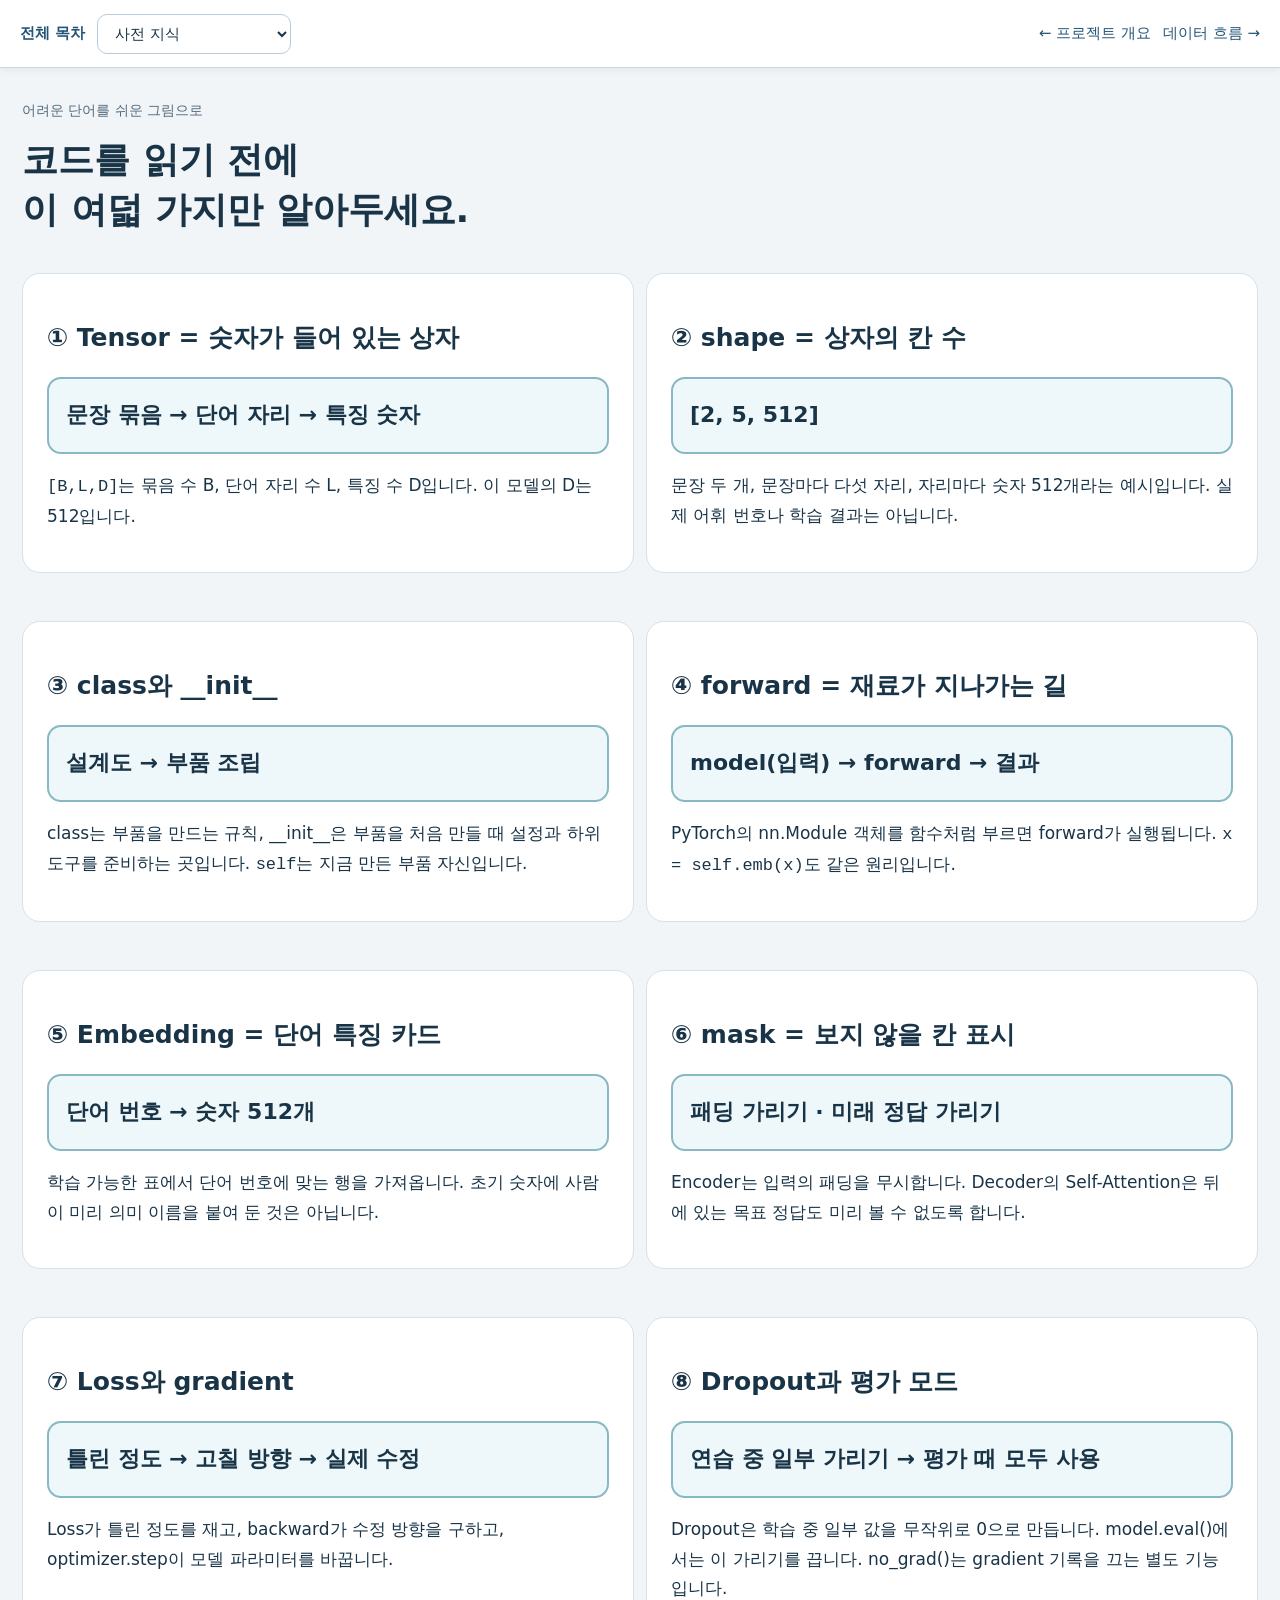
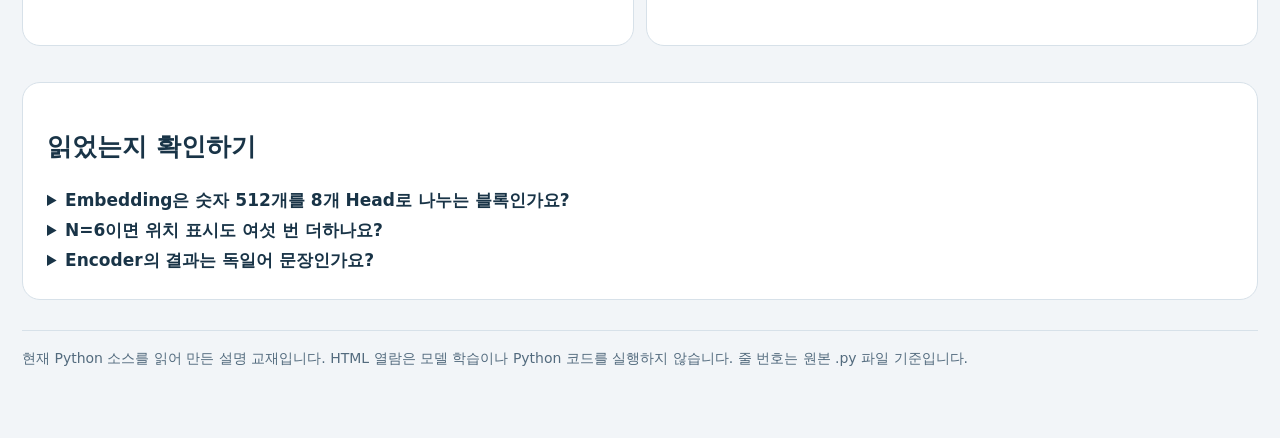
<file: docs/book/Transformer_AI_Reading_Guide.html>
<!doctype html>
<html lang="ko"><head><meta charset="utf-8"><meta name="viewport" content="width=device-width,initial-scale=1"><title>사전 지식 · Transformer ELI5</title><link rel="stylesheet" href="book.css"></head><body data-viewer=""><header class="study-nav" aria-label="학습 페이지 이동"><div><a href="index.html"><b>전체 목차</b></a><label for="study-page" class="sr-only">현재 페이지</label><select id="study-page"><option value="index.html">전체 목차</option><option value="Transformer_Project_Overview_ELI5.html">프로젝트 개요</option><option value="Transformer_AI_Reading_Guide.html" selected>사전 지식</option><option value="Transformer_Data_Flow_ELI5.html">데이터 흐름</option><option value="Transformer_Encoder_Blocks_ELI5.html">그림별 Encoder 해설</option><option value="Transformer_Code_Walkthrough_ELI5.html">전체 함수 해설</option><option value="Transformer_AI_Code_Book.html">전체 코드 교재</option></select></div><div class="prevnext"><a href="Transformer_Project_Overview_ELI5.html">← 프로젝트 개요</a><a href="Transformer_Data_Flow_ELI5.html">데이터 흐름 →</a></div></header><main>
<div class="small">어려운 단어를 쉬운 그림으로</div><h1>코드를 읽기 전에<br>이 여덟 가지만 알아두세요.</h1>
<div class="cards">
<section class="panel"><h2>① Tensor = 숫자가 들어 있는 상자</h2><div class="box">문장 묶음 → 단어 자리 → 특징 숫자</div><p><code>[B,L,D]</code>는 묶음 수 B, 단어 자리 수 L, 특징 수 D입니다. 이 모델의 D는 512입니다.</p></section>
<section class="panel"><h2>② shape = 상자의 칸 수</h2><div class="box">[2, 5, 512]</div><p>문장 두 개, 문장마다 다섯 자리, 자리마다 숫자 512개라는 예시입니다. 실제 어휘 번호나 학습 결과는 아닙니다.</p></section>
<section class="panel"><h2>③ class와 __init__</h2><div class="box">설계도 → 부품 조립</div><p>class는 부품을 만드는 규칙, __init__은 부품을 처음 만들 때 설정과 하위 도구를 준비하는 곳입니다. <code>self</code>는 지금 만든 부품 자신입니다.</p></section>
<section class="panel"><h2>④ forward = 재료가 지나가는 길</h2><div class="box">model(입력) → forward → 결과</div><p>PyTorch의 nn.Module 객체를 함수처럼 부르면 forward가 실행됩니다. <code>x = self.emb(x)</code>도 같은 원리입니다.</p></section>
<section class="panel"><h2>⑤ Embedding = 단어 특징 카드</h2><div class="box">단어 번호 → 숫자 512개</div><p>학습 가능한 표에서 단어 번호에 맞는 행을 가져옵니다. 초기 숫자에 사람이 미리 의미 이름을 붙여 둔 것은 아닙니다.</p></section>
<section class="panel"><h2>⑥ mask = 보지 않을 칸 표시</h2><div class="box">패딩 가리기 · 미래 정답 가리기</div><p>Encoder는 입력의 패딩을 무시합니다. Decoder의 Self-Attention은 뒤에 있는 목표 정답도 미리 볼 수 없도록 합니다.</p></section>
<section class="panel"><h2>⑦ Loss와 gradient</h2><div class="box">틀린 정도 → 고칠 방향 → 실제 수정</div><p>Loss가 틀린 정도를 재고, backward가 수정 방향을 구하고, optimizer.step이 모델 파라미터를 바꿉니다.</p></section>
<section class="panel"><h2>⑧ Dropout과 평가 모드</h2><div class="box">연습 중 일부 가리기 → 평가 때 모두 사용</div><p>Dropout은 학습 중 일부 값을 무작위로 0으로 만듭니다. model.eval()에서는 이 가리기를 끕니다. no_grad()는 gradient 기록을 끄는 별도 기능입니다.</p></section></div>
<section class="panel check"><h2>읽었는지 확인하기</h2><details><summary>Embedding은 숫자 512개를 8개 Head로 나누는 블록인가요?</summary><p>아니요. Embedding은 단어 번호를 특징으로 바꿉니다. Head 분리는 MultiHeadAttention.split의 역할입니다.</p></details><details><summary>N=6이면 위치 표시도 여섯 번 더하나요?</summary><p>아니요. 임베딩과 위치 더하기는 한 번, EncoderLayer 내부 계산만 여섯 층을 거칩니다.</p></details><details><summary>Encoder의 결과는 독일어 문장인가요?</summary><p>숫자 메모입니다. Decoder가 이 메모를 참고해 다음 단어 후보의 점수를 만듭니다.</p></details></section>
<footer class="footer small">현재 Python 소스를 읽어 만든 설명 교재입니다. HTML 열람은 모델 학습이나 Python 코드를 실행하지 않습니다. 줄 번호는 원본 .py 파일 기준입니다.</footer></main><script src="book-data.js"></script><script src="book.js"></script></body></html>
</file>
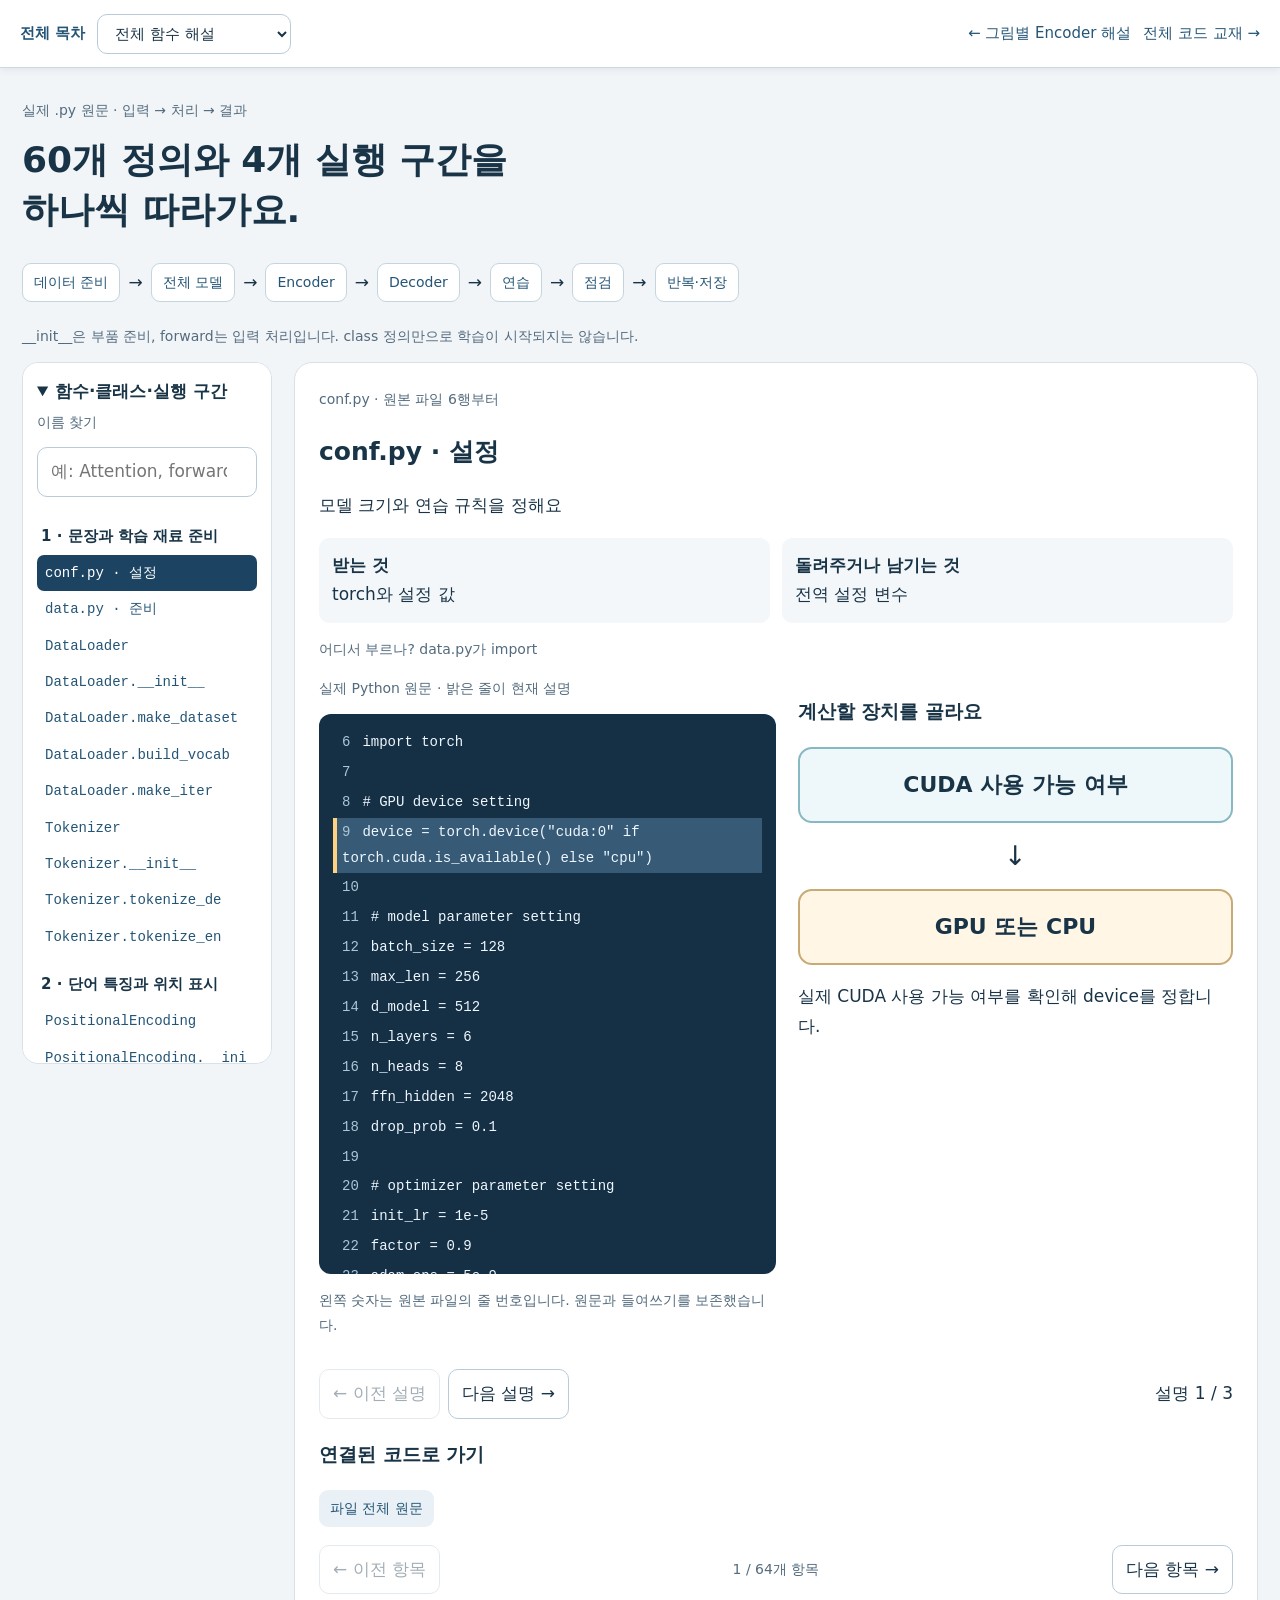
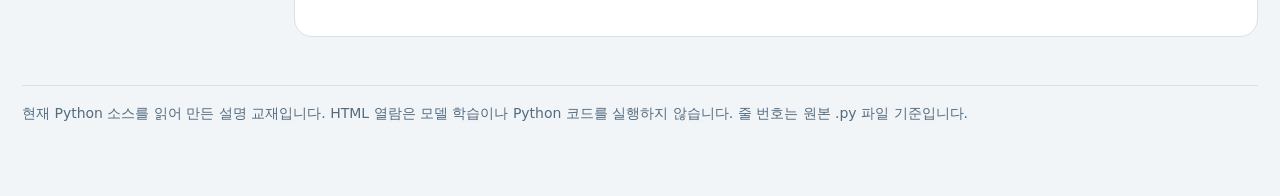
<file: docs/book/Transformer_Code_Walkthrough_ELI5.html>
<!doctype html>
<html lang="ko"><head><meta charset="utf-8"><meta name="viewport" content="width=device-width,initial-scale=1"><title>전체 함수 해설 · Transformer ELI5</title><link rel="stylesheet" href="book.css"></head><body data-viewer="functions"><header class="study-nav" aria-label="학습 페이지 이동"><div><a href="index.html"><b>전체 목차</b></a><label for="study-page" class="sr-only">현재 페이지</label><select id="study-page"><option value="index.html">전체 목차</option><option value="Transformer_Project_Overview_ELI5.html">프로젝트 개요</option><option value="Transformer_AI_Reading_Guide.html">사전 지식</option><option value="Transformer_Data_Flow_ELI5.html">데이터 흐름</option><option value="Transformer_Encoder_Blocks_ELI5.html">그림별 Encoder 해설</option><option value="Transformer_Code_Walkthrough_ELI5.html" selected>전체 함수 해설</option><option value="Transformer_AI_Code_Book.html">전체 코드 교재</option></select></div><div class="prevnext"><a href="Transformer_Encoder_Blocks_ELI5.html">← 그림별 Encoder 해설</a><a href="Transformer_AI_Code_Book.html">전체 코드 교재 →</a></div></header><main><div class="small">실제 .py 원문 · 입력 → 처리 → 결과</div><h1>60개 정의와 4개 실행 구간을<br>하나씩 따라가요.</h1><div class="flow"><a href="Transformer_Code_Walkthrough_ELI5.html#fn=data.py · 준비">데이터 준비</a> → <a href="Transformer_Code_Walkthrough_ELI5.html#fn=Transformer.forward">전체 모델</a> → <a href="Transformer_Code_Walkthrough_ELI5.html#fn=Encoder.forward">Encoder</a> → <a href="Transformer_Code_Walkthrough_ELI5.html#fn=Decoder.forward">Decoder</a> → <a href="Transformer_Code_Walkthrough_ELI5.html#fn=train">연습</a> → <a href="Transformer_Code_Walkthrough_ELI5.html#fn=evaluate">점검</a> → <a href="Transformer_Code_Walkthrough_ELI5.html#fn=run">반복·저장</a></div><p class="small">__init__은 부품 준비, forward는 입력 처리입니다. class 정의만으로 학습이 시작되지는 않습니다.</p><div class="workspace"><aside><details class="catalog" open><summary><b>함수·클래스·실행 구간</b></summary><label class="small" for="filter">이름 찾기</label><input id="filter" type="search" placeholder="예: Attention, forward"><nav id="catalog" aria-label="항목 목차"></nav></details></aside><div><article class="panel step-card"><div class="small break" id="where"></div><h2 class="break" id="name"></h2><p id="purpose"></p><div class="contract"><div><b>받는 것</b><br><span id="given"></span></div><div><b>돌려주거나 남기는 것</b><br><span id="result"></span></div></div><p class="small" id="caller"></p><div class="layout"><div><div class="small">실제 Python 원문 · 밝은 줄이 현재 설명</div><pre class="code" id="code" aria-label="실제 소스 코드"></pre><p class="small">왼쪽 숫자는 원본 파일의 줄 번호입니다. 원문과 들여쓰기를 보존했습니다.</p></div><div aria-live="polite"><h3 id="step-title"></h3><div class="diagram"><div class="box" id="before"></div><div class="arrow" aria-hidden="true">↓</div><div class="box after" id="after"></div></div><p id="explanation"></p></div></div><nav class="controls" aria-label="설명 단계"><div><button id="prev">← 이전 설명</button><button id="next">다음 설명 →</button></div><span id="position" aria-live="polite"></span></nav><h3>연결된 코드로 가기</h3><div class="pills" id="calls"></div><nav class="controls" aria-label="항목 이동"><button id="prev-item">← 이전 항목</button><span class="small" id="item-count"></span><button id="next-item">다음 항목 →</button></nav></article></div></div><footer class="footer small">현재 Python 소스를 읽어 만든 설명 교재입니다. HTML 열람은 모델 학습이나 Python 코드를 실행하지 않습니다. 줄 번호는 원본 .py 파일 기준입니다.</footer></main><script src="book-data.js"></script><script src="book.js"></script></body></html>
</file>
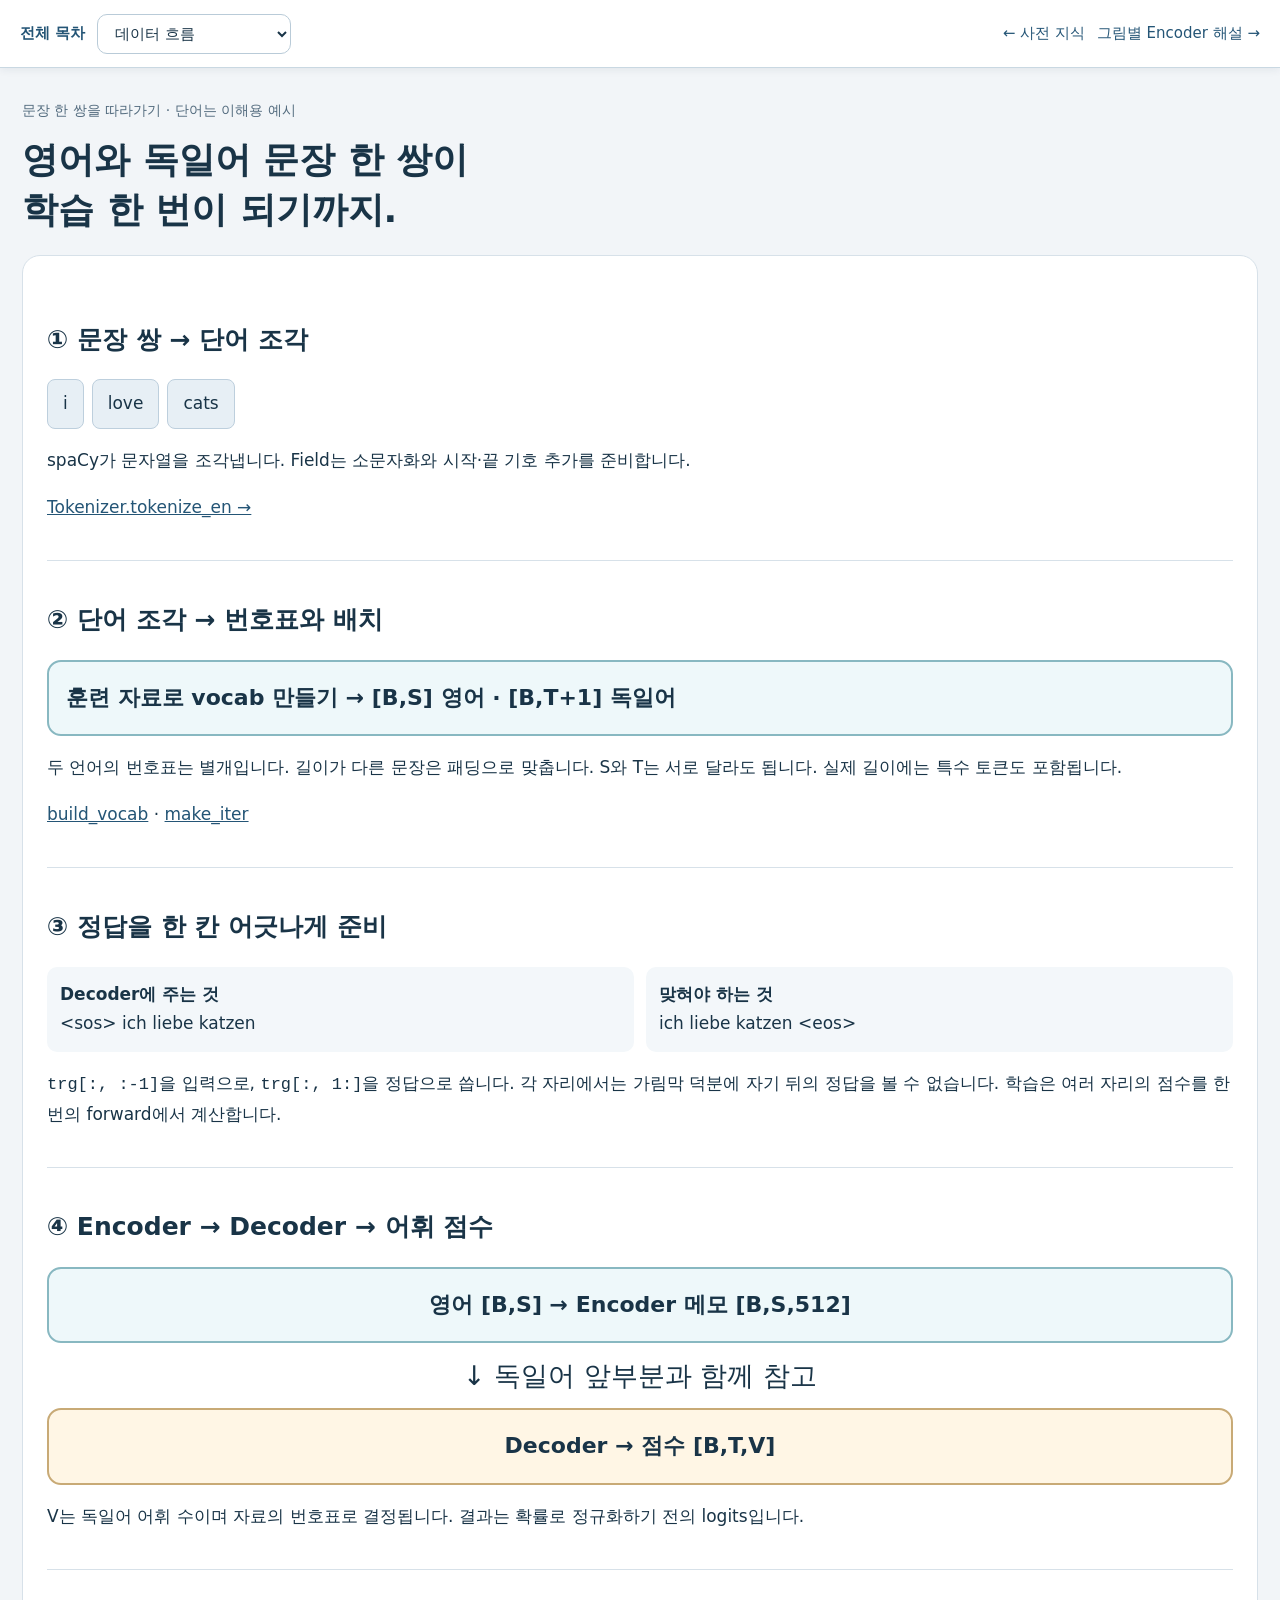
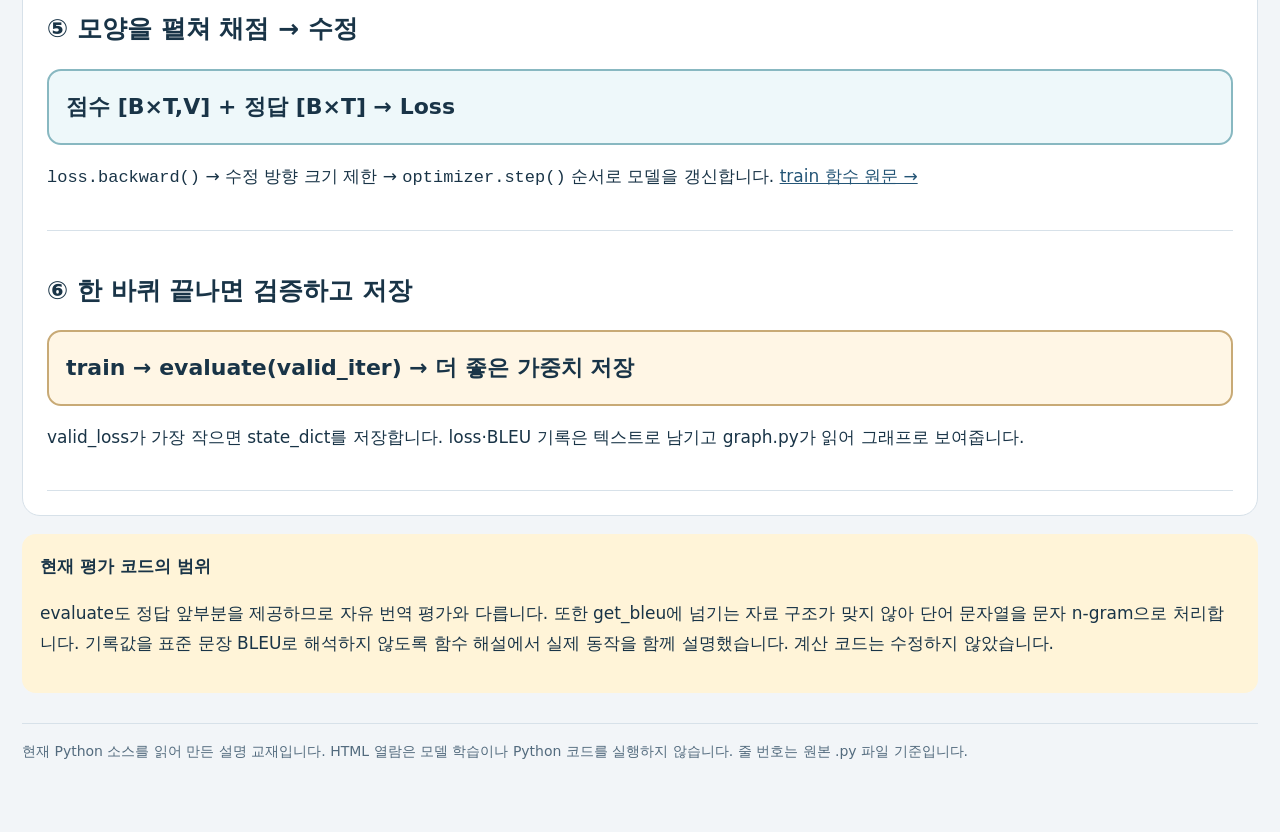
<file: docs/book/Transformer_Data_Flow_ELI5.html>
<!doctype html>
<html lang="ko"><head><meta charset="utf-8"><meta name="viewport" content="width=device-width,initial-scale=1"><title>데이터 흐름 · Transformer ELI5</title><link rel="stylesheet" href="book.css"></head><body data-viewer=""><header class="study-nav" aria-label="학습 페이지 이동"><div><a href="index.html"><b>전체 목차</b></a><label for="study-page" class="sr-only">현재 페이지</label><select id="study-page"><option value="index.html">전체 목차</option><option value="Transformer_Project_Overview_ELI5.html">프로젝트 개요</option><option value="Transformer_AI_Reading_Guide.html">사전 지식</option><option value="Transformer_Data_Flow_ELI5.html" selected>데이터 흐름</option><option value="Transformer_Encoder_Blocks_ELI5.html">그림별 Encoder 해설</option><option value="Transformer_Code_Walkthrough_ELI5.html">전체 함수 해설</option><option value="Transformer_AI_Code_Book.html">전체 코드 교재</option></select></div><div class="prevnext"><a href="Transformer_AI_Reading_Guide.html">← 사전 지식</a><a href="Transformer_Encoder_Blocks_ELI5.html">그림별 Encoder 해설 →</a></div></header><main>
<div class="small">문장 한 쌍을 따라가기 · 단어는 이해용 예시</div><h1>영어와 독일어 문장 한 쌍이<br>학습 한 번이 되기까지.</h1>
<section class="panel stage-steps">
<div><h2>① 문장 쌍 → 단어 조각</h2><div class="token-row"><span class="token">i</span><span class="token">love</span><span class="token">cats</span></div><p>spaCy가 문자열을 조각냅니다. Field는 소문자화와 시작·끝 기호 추가를 준비합니다.</p><p><a href="Transformer_Code_Walkthrough_ELI5.html#fn=Tokenizer.tokenize_en">Tokenizer.tokenize_en →</a></p></div>
<div><h2>② 단어 조각 → 번호표와 배치</h2><div class="box">훈련 자료로 vocab 만들기 → [B,S] 영어 · [B,T+1] 독일어</div><p>두 언어의 번호표는 별개입니다. 길이가 다른 문장은 패딩으로 맞춥니다. S와 T는 서로 달라도 됩니다. 실제 길이에는 특수 토큰도 포함됩니다.</p><p><a href="Transformer_Code_Walkthrough_ELI5.html#fn=DataLoader.build_vocab">build_vocab</a> · <a href="Transformer_Code_Walkthrough_ELI5.html#fn=DataLoader.make_iter">make_iter</a></p></div>
<div><h2>③ 정답을 한 칸 어긋나게 준비</h2><div class="contract"><div><b>Decoder에 주는 것</b><br>&lt;sos&gt; ich liebe katzen</div><div><b>맞혀야 하는 것</b><br>ich liebe katzen &lt;eos&gt;</div></div><p><code>trg[:, :-1]</code>을 입력으로, <code>trg[:, 1:]</code>을 정답으로 씁니다. 각 자리에서는 가림막 덕분에 자기 뒤의 정답을 볼 수 없습니다. 학습은 여러 자리의 점수를 한 번의 forward에서 계산합니다.</p></div>
<div><h2>④ Encoder → Decoder → 어휘 점수</h2><div class="diagram"><div class="box">영어 [B,S] → Encoder 메모 [B,S,512]</div><div class="arrow">↓ 독일어 앞부분과 함께 참고</div><div class="box after">Decoder → 점수 [B,T,V]</div></div><p>V는 독일어 어휘 수이며 자료의 번호표로 결정됩니다. 결과는 확률로 정규화하기 전의 logits입니다.</p></div>
<div><h2>⑤ 모양을 펼쳐 채점 → 수정</h2><div class="box">점수 [B×T,V] + 정답 [B×T] → Loss</div><p><code>loss.backward()</code> → 수정 방향 크기 제한 → <code>optimizer.step()</code> 순서로 모델을 갱신합니다. <a href="Transformer_Code_Walkthrough_ELI5.html#fn=train">train 함수 원문 →</a></p></div>
<div><h2>⑥ 한 바퀴 끝나면 검증하고 저장</h2><div class="box after">train → evaluate(valid_iter) → 더 좋은 가중치 저장</div><p>valid_loss가 가장 작으면 state_dict를 저장합니다. loss·BLEU 기록은 텍스트로 남기고 graph.py가 읽어 그래프로 보여줍니다.</p></div></section>
<section class="note"><b>현재 평가 코드의 범위</b><p>evaluate도 정답 앞부분을 제공하므로 자유 번역 평가와 다릅니다. 또한 get_bleu에 넘기는 자료 구조가 맞지 않아 단어 문자열을 문자 n-gram으로 처리합니다. 기록값을 표준 문장 BLEU로 해석하지 않도록 함수 해설에서 실제 동작을 함께 설명했습니다. 계산 코드는 수정하지 않았습니다.</p></section>
<footer class="footer small">현재 Python 소스를 읽어 만든 설명 교재입니다. HTML 열람은 모델 학습이나 Python 코드를 실행하지 않습니다. 줄 번호는 원본 .py 파일 기준입니다.</footer></main><script src="book-data.js"></script><script src="book.js"></script></body></html>
</file>
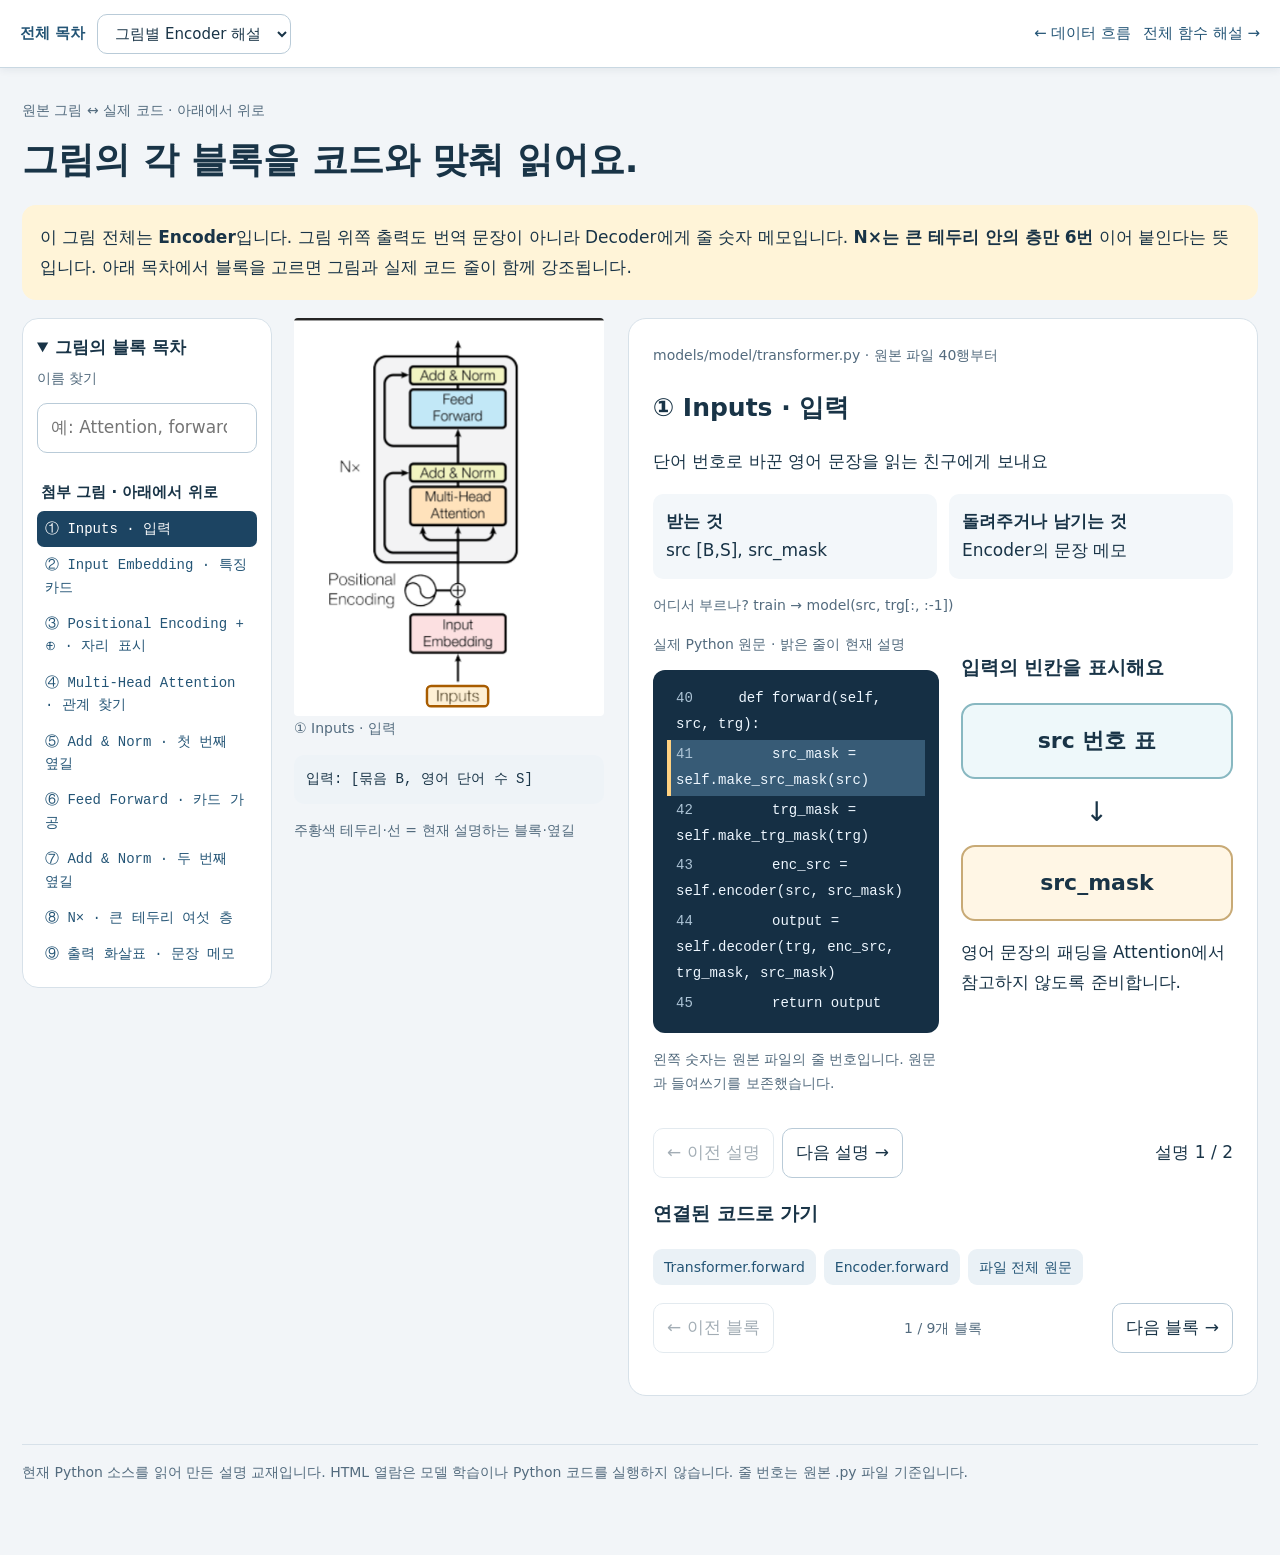
<file: docs/book/Transformer_Encoder_Blocks_ELI5.html>
<!doctype html>
<html lang="ko"><head><meta charset="utf-8"><meta name="viewport" content="width=device-width,initial-scale=1"><title>그림별 Encoder 해설 · Transformer ELI5</title><link rel="stylesheet" href="book.css"></head><body data-viewer="blocks"><header class="study-nav" aria-label="학습 페이지 이동"><div><a href="index.html"><b>전체 목차</b></a><label for="study-page" class="sr-only">현재 페이지</label><select id="study-page"><option value="index.html">전체 목차</option><option value="Transformer_Project_Overview_ELI5.html">프로젝트 개요</option><option value="Transformer_AI_Reading_Guide.html">사전 지식</option><option value="Transformer_Data_Flow_ELI5.html">데이터 흐름</option><option value="Transformer_Encoder_Blocks_ELI5.html" selected>그림별 Encoder 해설</option><option value="Transformer_Code_Walkthrough_ELI5.html">전체 함수 해설</option><option value="Transformer_AI_Code_Book.html">전체 코드 교재</option></select></div><div class="prevnext"><a href="Transformer_Data_Flow_ELI5.html">← 데이터 흐름</a><a href="Transformer_Code_Walkthrough_ELI5.html">전체 함수 해설 →</a></div></header><main><div class="small">원본 그림 ↔ 실제 코드 · 아래에서 위로</div><h1>그림의 각 블록을 코드와 맞춰 읽어요.</h1><div class="note">이 그림 전체는 <b>Encoder</b>입니다. 그림 위쪽 출력도 번역 문장이 아니라 Decoder에게 줄 숫자 메모입니다. <b>N×는 큰 테두리 안의 층만 6번</b> 이어 붙인다는 뜻입니다. 아래 목차에서 블록을 고르면 그림과 실제 코드 줄이 함께 강조됩니다.</div><div class="workspace"><aside><details class="catalog" open><summary><b>그림의 블록 목차</b></summary><label class="small" for="filter">이름 찾기</label><input id="filter" type="search" placeholder="예: Attention, forward"><nav id="catalog" aria-label="항목 목차"></nav></details></aside><div><div class="diagram-layout"><div class="reference-wrap"><figure class="reference"><img src="assets/encoder-reference.png" width="380" height="488" alt="사용자가 제공한 Encoder 그림. 아래에서 위로 입력, 임베딩, 위치 더하기, Attention, Add and Norm, Feed Forward, Add and Norm. 큰 테두리를 N번 반복."><svg viewBox="0 0 380 488" aria-hidden="true"><g id="highlight"></g></svg></figure><div class="small" id="block-position" aria-live="polite"></div><div class="shape" id="shape"></div><p class="small">주황색 테두리·선 = 현재 설명하는 블록·옆길</p></div><div><article class="panel step-card"><div class="small break" id="where"></div><h2 class="break" id="name"></h2><p id="purpose"></p><div class="contract"><div><b>받는 것</b><br><span id="given"></span></div><div><b>돌려주거나 남기는 것</b><br><span id="result"></span></div></div><p class="small" id="caller"></p><div class="layout"><div><div class="small">실제 Python 원문 · 밝은 줄이 현재 설명</div><pre class="code" id="code" aria-label="실제 소스 코드"></pre><p class="small">왼쪽 숫자는 원본 파일의 줄 번호입니다. 원문과 들여쓰기를 보존했습니다.</p></div><div aria-live="polite"><h3 id="step-title"></h3><div class="diagram"><div class="box" id="before"></div><div class="arrow" aria-hidden="true">↓</div><div class="box after" id="after"></div></div><p id="explanation"></p></div></div><nav class="controls" aria-label="설명 단계"><div><button id="prev">← 이전 설명</button><button id="next">다음 설명 →</button></div><span id="position" aria-live="polite"></span></nav><h3>연결된 코드로 가기</h3><div class="pills" id="calls"></div><nav class="controls" aria-label="항목 이동"><button id="prev-item">← 이전 블록</button><span class="small" id="item-count"></span><button id="next-item">다음 블록 →</button></nav></article></div></div></div></div><footer class="footer small">현재 Python 소스를 읽어 만든 설명 교재입니다. HTML 열람은 모델 학습이나 Python 코드를 실행하지 않습니다. 줄 번호는 원본 .py 파일 기준입니다.</footer></main><script src="book-data.js"></script><script src="book.js"></script></body></html>
</file>
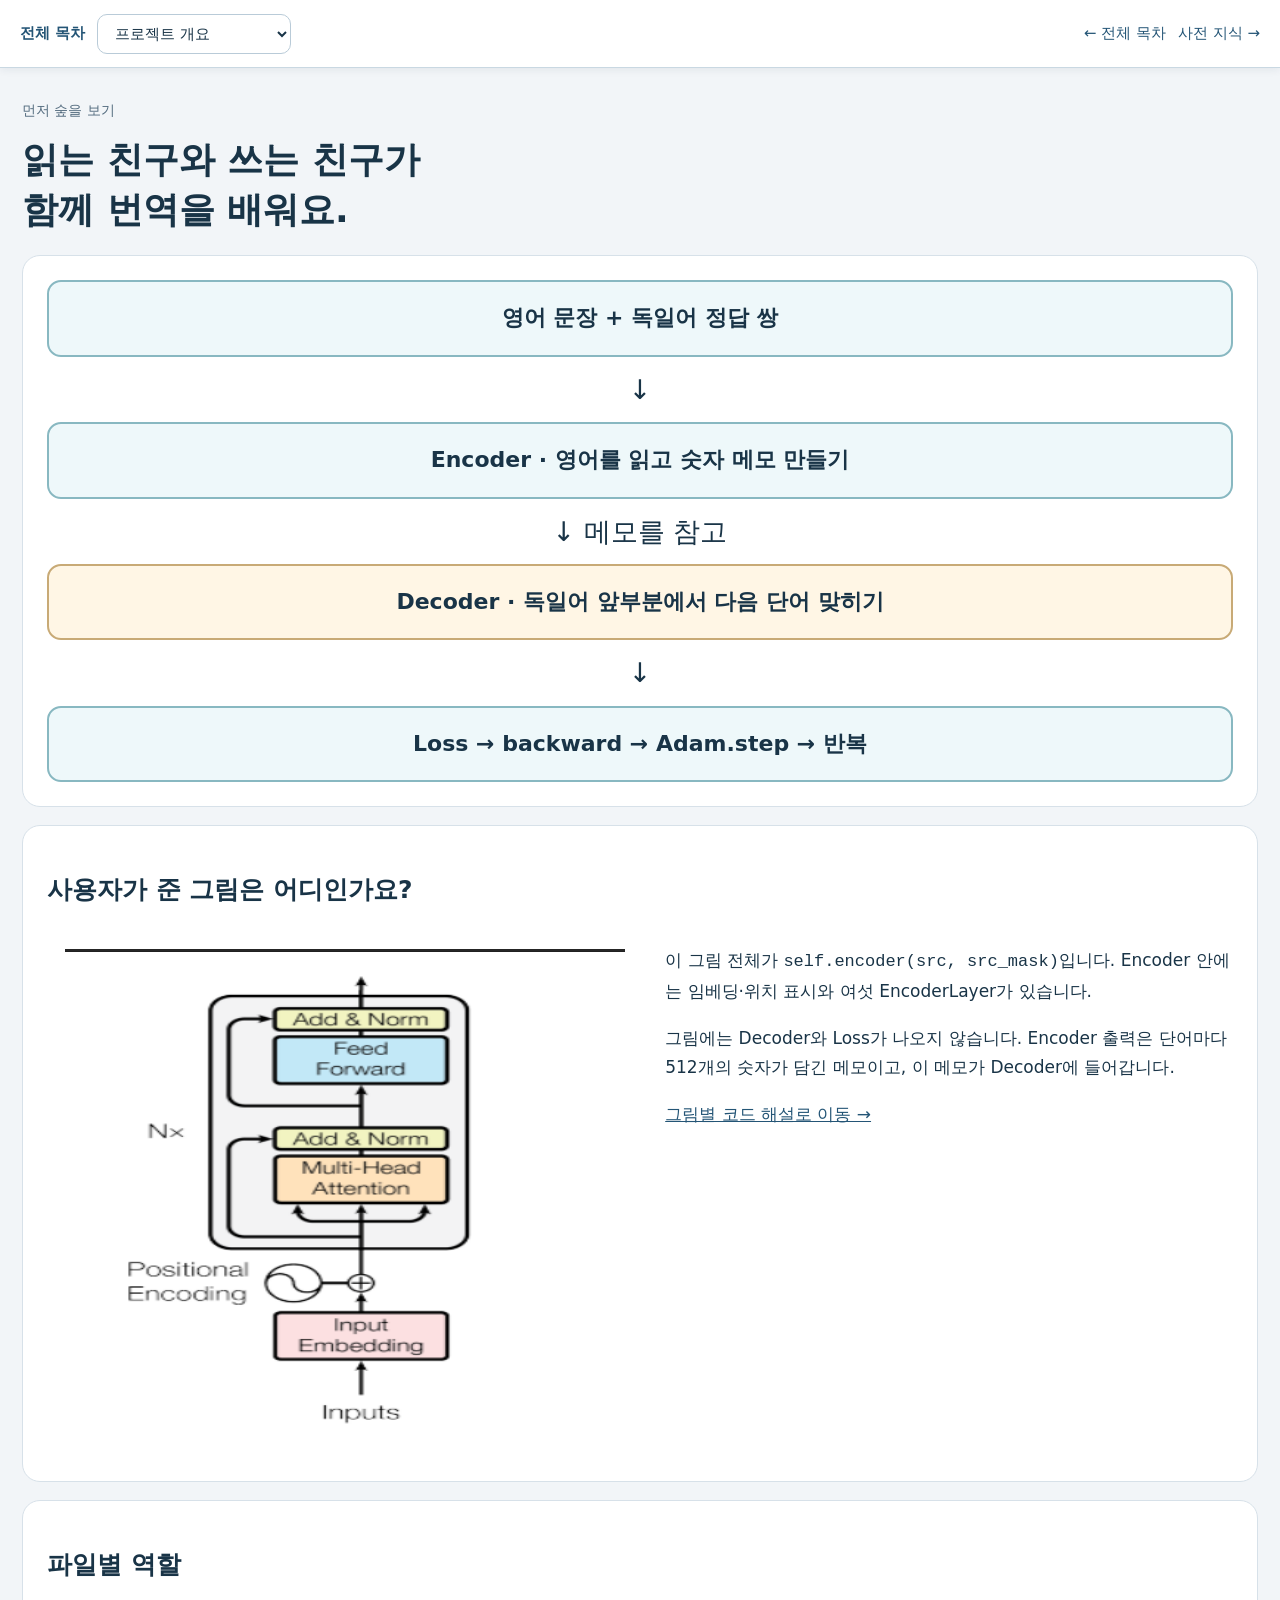
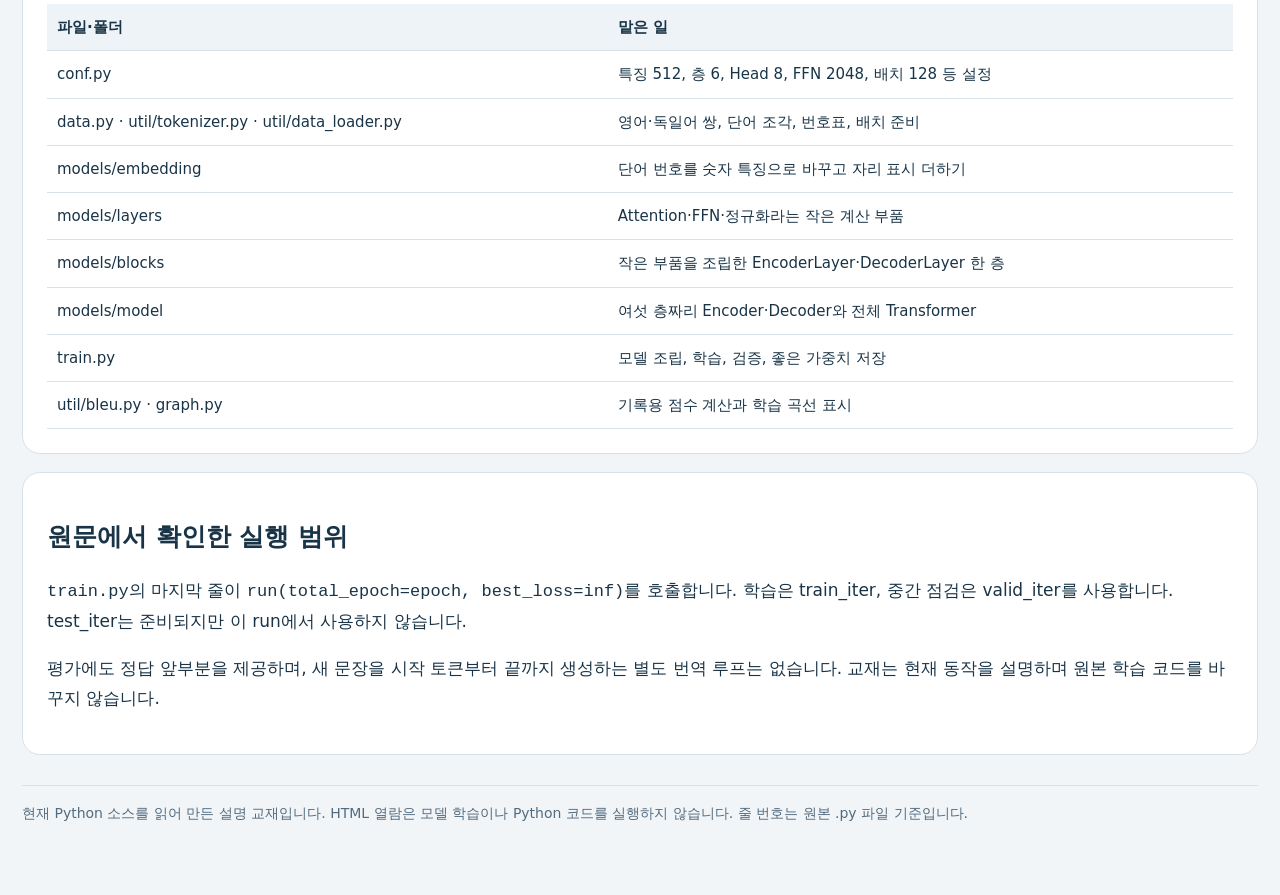
<file: docs/book/Transformer_Project_Overview_ELI5.html>
<!doctype html>
<html lang="ko"><head><meta charset="utf-8"><meta name="viewport" content="width=device-width,initial-scale=1"><title>프로젝트 개요 · Transformer ELI5</title><link rel="stylesheet" href="book.css"></head><body data-viewer=""><header class="study-nav" aria-label="학습 페이지 이동"><div><a href="index.html"><b>전체 목차</b></a><label for="study-page" class="sr-only">현재 페이지</label><select id="study-page"><option value="index.html">전체 목차</option><option value="Transformer_Project_Overview_ELI5.html" selected>프로젝트 개요</option><option value="Transformer_AI_Reading_Guide.html">사전 지식</option><option value="Transformer_Data_Flow_ELI5.html">데이터 흐름</option><option value="Transformer_Encoder_Blocks_ELI5.html">그림별 Encoder 해설</option><option value="Transformer_Code_Walkthrough_ELI5.html">전체 함수 해설</option><option value="Transformer_AI_Code_Book.html">전체 코드 교재</option></select></div><div class="prevnext"><a href="index.html">← 전체 목차</a><a href="Transformer_AI_Reading_Guide.html">사전 지식 →</a></div></header><main>
<div class="small">먼저 숲을 보기</div><h1>읽는 친구와 쓰는 친구가<br>함께 번역을 배워요.</h1>
<div class="panel"><div class="diagram"><div class="box">영어 문장 + 독일어 정답 쌍</div><div class="arrow">↓</div><div class="box">Encoder · 영어를 읽고 숫자 메모 만들기</div><div class="arrow">↓ 메모를 참고</div><div class="box after">Decoder · 독일어 앞부분에서 다음 단어 맞히기</div><div class="arrow">↓</div><div class="box">Loss → backward → Adam.step → 반복</div></div></div>
<section class="panel"><h2>사용자가 준 그림은 어디인가요?</h2><div class="layout"><img class="wide-image" src="assets/encoder-reference.png" width="380" height="488" alt="입력에서 위로 올라가는 Encoder 원본 그림"><div><p>이 그림 전체가 <code>self.encoder(src, src_mask)</code>입니다. Encoder 안에는 임베딩·위치 표시와 여섯 EncoderLayer가 있습니다.</p><p>그림에는 Decoder와 Loss가 나오지 않습니다. Encoder 출력은 단어마다 512개의 숫자가 담긴 메모이고, 이 메모가 Decoder에 들어갑니다.</p><p><a href="Transformer_Encoder_Blocks_ELI5.html">그림별 코드 해설로 이동 →</a></p></div></div></section>
<section class="panel"><h2>파일별 역할</h2><table><thead><tr><th>파일·폴더</th><th>맡은 일</th></tr></thead><tbody>
<tr><td>conf.py</td><td>특징 512, 층 6, Head 8, FFN 2048, 배치 128 등 설정</td></tr><tr><td>data.py · util/tokenizer.py · util/data_loader.py</td><td>영어·독일어 쌍, 단어 조각, 번호표, 배치 준비</td></tr><tr><td>models/embedding</td><td>단어 번호를 숫자 특징으로 바꾸고 자리 표시 더하기</td></tr><tr><td>models/layers</td><td>Attention·FFN·정규화라는 작은 계산 부품</td></tr><tr><td>models/blocks</td><td>작은 부품을 조립한 EncoderLayer·DecoderLayer 한 층</td></tr><tr><td>models/model</td><td>여섯 층짜리 Encoder·Decoder와 전체 Transformer</td></tr><tr><td>train.py</td><td>모델 조립, 학습, 검증, 좋은 가중치 저장</td></tr><tr><td>util/bleu.py · graph.py</td><td>기록용 점수 계산과 학습 곡선 표시</td></tr></tbody></table></section>
<section class="panel"><h2>원문에서 확인한 실행 범위</h2><p><code>train.py</code>의 마지막 줄이 <code>run(total_epoch=epoch, best_loss=inf)</code>를 호출합니다. 학습은 train_iter, 중간 점검은 valid_iter를 사용합니다. test_iter는 준비되지만 이 run에서 사용하지 않습니다.</p><p>평가에도 정답 앞부분을 제공하며, 새 문장을 시작 토큰부터 끝까지 생성하는 별도 번역 루프는 없습니다. 교재는 현재 동작을 설명하며 원본 학습 코드를 바꾸지 않습니다.</p></section>
<footer class="footer small">현재 Python 소스를 읽어 만든 설명 교재입니다. HTML 열람은 모델 학습이나 Python 코드를 실행하지 않습니다. 줄 번호는 원본 .py 파일 기준입니다.</footer></main><script src="book-data.js"></script><script src="book.js"></script></body></html>
</file>
<file: docs/book/book.css>
:root{color-scheme:light;--ink:#193447;--muted:#536b7e;--paper:#fff;--ground:#f2f5f8;--line:#d7e1e9;--accent:#245576;--gold:#ffd180}*{box-sizing:border-box}body{margin:0;background:var(--ground);color:var(--ink);font:17px/1.75 'Malgun Gothic',system-ui,sans-serif}main{max-width:1480px;margin:auto;padding:30px 22px 70px}h1{font-size:36px;line-height:1.4;margin:12px 0 20px}h2{font-size:25px;line-height:1.5}h3{font-size:19px}a{color:var(--accent)}button,select,input{font:inherit;border:1px solid #b9cbd8;background:white;color:var(--ink);border-radius:10px;padding:9px 13px}button,select,summary{cursor:pointer}button:disabled{opacity:.4;cursor:default}a:focus-visible,button:focus-visible,select:focus-visible,input:focus-visible,summary:focus-visible{outline:3px solid #a76515;outline-offset:3px}[hidden]{display:none!important}.small{font-size:14px;color:var(--muted)}.break,code{overflow-wrap:anywhere}.panel{background:var(--paper);border:1px solid var(--line);border-radius:18px;padding:24px;margin:18px 0;min-width:0;scroll-margin-top:96px}.note{background:#fff4d8;border-radius:14px;padding:18px;margin:18px 0}.route{background:#183c58;color:white;border-radius:18px;padding:24px;font-size:22px;line-height:2}.route a{color:white}.cards{display:grid;grid-template-columns:repeat(2,minmax(0,1fr));gap:12px}.pagecard{display:flex;flex-direction:column;background:white;border:1px solid var(--line);border-radius:14px;padding:19px;text-decoration:none;overflow-wrap:anywhere}.pagecard:hover{border-color:#356b8d;background:#eef6fa}.pagecard b{font-size:22px}.pagecard span{font-size:15px;color:var(--muted)}.workspace{display:grid;grid-template-columns:250px minmax(0,1fr);gap:22px}.catalog{position:sticky;top:90px;max-height:78vh;overflow:auto;background:white;border:1px solid var(--line);border-radius:16px;padding:14px}.catalog h3{margin:16px 4px 6px;font-size:15px}.catalog a{display:block;padding:7px 8px;text-decoration:none;font:14px/1.6 Consolas,'Malgun Gothic',monospace;overflow-wrap:anywhere;border-radius:7px}.catalog a[aria-current=page]{background:#1c4462;color:white}.catalog input{width:100%;margin:10px 0}.layout{display:grid;grid-template-columns:minmax(0,1.05fr) minmax(0,1fr);gap:22px;align-items:start}.contract{display:grid;grid-template-columns:1fr 1fr;gap:12px}.contract>div{padding:13px;background:#f3f7fa;border-radius:10px}.code{position:relative;font:14px/1.85 Consolas,monospace;white-space:pre-wrap;overflow-wrap:anywhere;background:#152f44;color:#eef7ff;border-radius:12px;padding:14px;max-height:560px;overflow:auto;tab-size:4}.line{display:block;padding:2px 5px;border-left:4px solid transparent;min-height:1.85em}.line.active{background:#375b76;border-color:var(--gold)}.num{color:#adc4d6;margin-right:12px;user-select:none}.diagram{display:grid;gap:9px;text-align:center}.box{background:#eef8fa;border:2px solid #88b8c1;border-radius:14px;padding:17px;font-size:22px;font-weight:600;overflow-wrap:anywhere}.box.after{background:#fff6e5;border-color:#c8aa76}.arrow{text-align:center;font-size:27px}.controls{display:flex;align-items:center;justify-content:space-between;gap:8px;flex-wrap:wrap;margin:18px 0}.controls>div,.pills,.flow{display:flex;gap:8px;flex-wrap:wrap;align-items:center}.pills a,.flow a{padding:6px 11px;background:#eaf1f6;border-radius:9px;text-decoration:none;font-size:14px;overflow-wrap:anywhere}.flow{padding:8px 0}.flow a{background:white;border:1px solid #c3d5df}.diagram-layout{display:grid;grid-template-columns:minmax(240px,310px) minmax(0,1fr);gap:24px;align-items:start}.reference{position:relative;width:100%;max-width:310px;margin:auto}.reference img{display:block;width:100%;height:auto;border-radius:4px}.reference svg{position:absolute;inset:0;width:100%;height:100%;pointer-events:none}.reference rect{fill:#f6ad2030;stroke:#a85c00;stroke-width:3}.reference path{fill:none;stroke:#a85c00;stroke-width:4}.reference figcaption{margin-top:6px}.reference-wrap{position:sticky;top:100px}.stagebar{display:flex;gap:6px;flex-wrap:wrap;margin:12px 0}.stagebar a{border:1px solid #b9cbd8;background:white;border-radius:8px;padding:6px 10px;text-decoration:none}.stagebar a[aria-current=step]{background:#1c4462;color:white}.shape{font:14px/1.8 Consolas,'Malgun Gothic',monospace;background:#eef3f7;padding:12px;border-radius:10px;margin:14px 0;overflow-wrap:anywhere}.functionlist{display:grid;grid-template-columns:repeat(2,minmax(0,1fr));gap:10px}.functionlist a{display:flex;flex-direction:column;text-decoration:none;background:white;border:1px solid var(--line);border-radius:10px;padding:12px;overflow-wrap:anywhere}.functionlist b{font:15px/1.6 Consolas,monospace}.functionlist span{font-size:14px;color:var(--muted)}.group{scroll-margin-top:96px}.group h2{margin-top:32px}.full-code{max-height:none}.source-section{scroll-margin-top:96px}table{border-collapse:collapse;width:100%;font-size:15px}td,th{text-align:left;padding:10px;border-bottom:1px solid var(--line);overflow-wrap:anywhere}th{background:#eef3f7}.study-nav{position:sticky;top:0;z-index:50;background:white;border-bottom:1px solid #c9d8e2;box-shadow:0 2px 8px #102a4012;display:flex;align-items:center;justify-content:space-between;gap:12px;padding:10px 20px;min-height:68px;font-size:15px}.study-nav a{text-decoration:none}.study-nav>div{display:flex;gap:12px;align-items:center}.study-nav select{max-width:280px;font-size:15px}.sr-only{position:absolute;width:1px;height:1px;padding:0;overflow:hidden;clip-path:inset(50%);white-space:nowrap}.legend{display:flex;gap:12px;flex-wrap:wrap}.step-card{margin-top:0}.check summary{font-weight:600}.check p{padding:10px;background:#eef3f7;border-radius:10px}.footer{margin-top:30px;border-top:1px solid var(--line);padding-top:15px}.page-intro{max-width:1000px}.wide-image{display:block;width:min(100%,560px);margin:20px auto}.token-row{display:flex;gap:8px;flex-wrap:wrap}.token{background:#e7eff5;border:1px solid #bdcfdd;padding:9px 15px;border-radius:8px}.stage-steps{counter-reset:item}.stage-steps>div{padding:20px 0;border-bottom:1px solid var(--line)}
@media(max-width:1150px){.workspace{grid-template-columns:220px minmax(0,1fr)}.layout{grid-template-columns:1fr}.code{max-height:430px}.diagram-layout{grid-template-columns:minmax(220px,280px) minmax(0,1fr)}}@media(max-width:820px){.workspace{grid-template-columns:1fr}.catalog{position:static;max-height:270px}.diagram-layout{grid-template-columns:1fr}.reference-wrap{position:static}.reference{max-width:280px}.study-nav .prevnext{display:none}}@media(max-width:600px){main{padding:20px 12px 50px}h1{font-size:28px}h2{font-size:22px}.cards,.functionlist,.contract{grid-template-columns:1fr}.panel{padding:17px}.study-nav{padding:9px 12px;gap:6px;font-size:13px}.study-nav>div{gap:8px}.study-nav select{max-width:180px;font-size:13px;padding:8px}.code{font-size:13px}.box{font-size:19px}.route{font-size:19px}.controls button{padding:9px 10px}.diagram-layout{gap:14px}}@media(prefers-reduced-motion:no-preference){html{scroll-behavior:smooth}}@media print{.study-nav,.catalog,.controls,.stagebar,button{display:none}.workspace,.layout,.diagram-layout{display:block}.code{max-height:none;overflow:visible}.panel{break-inside:avoid}body{background:white}.reference-wrap{position:static}}
</file>
